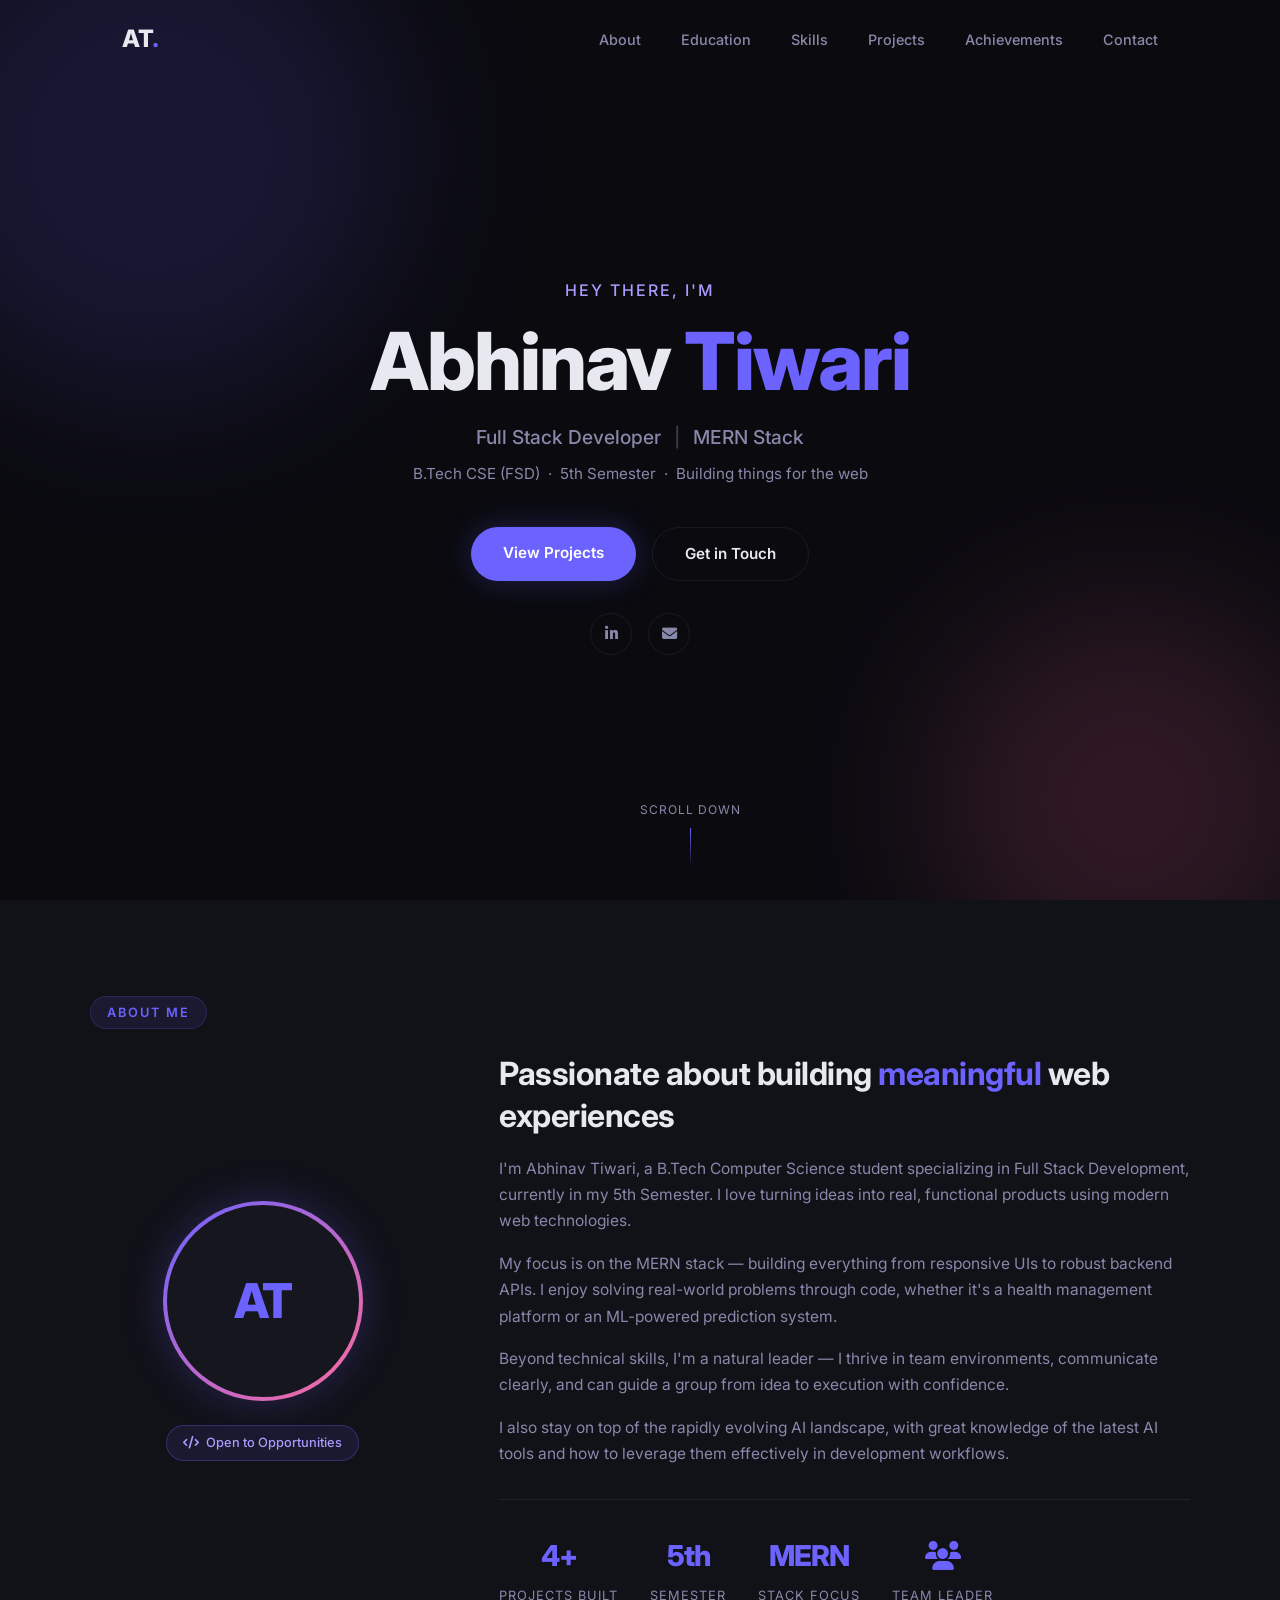
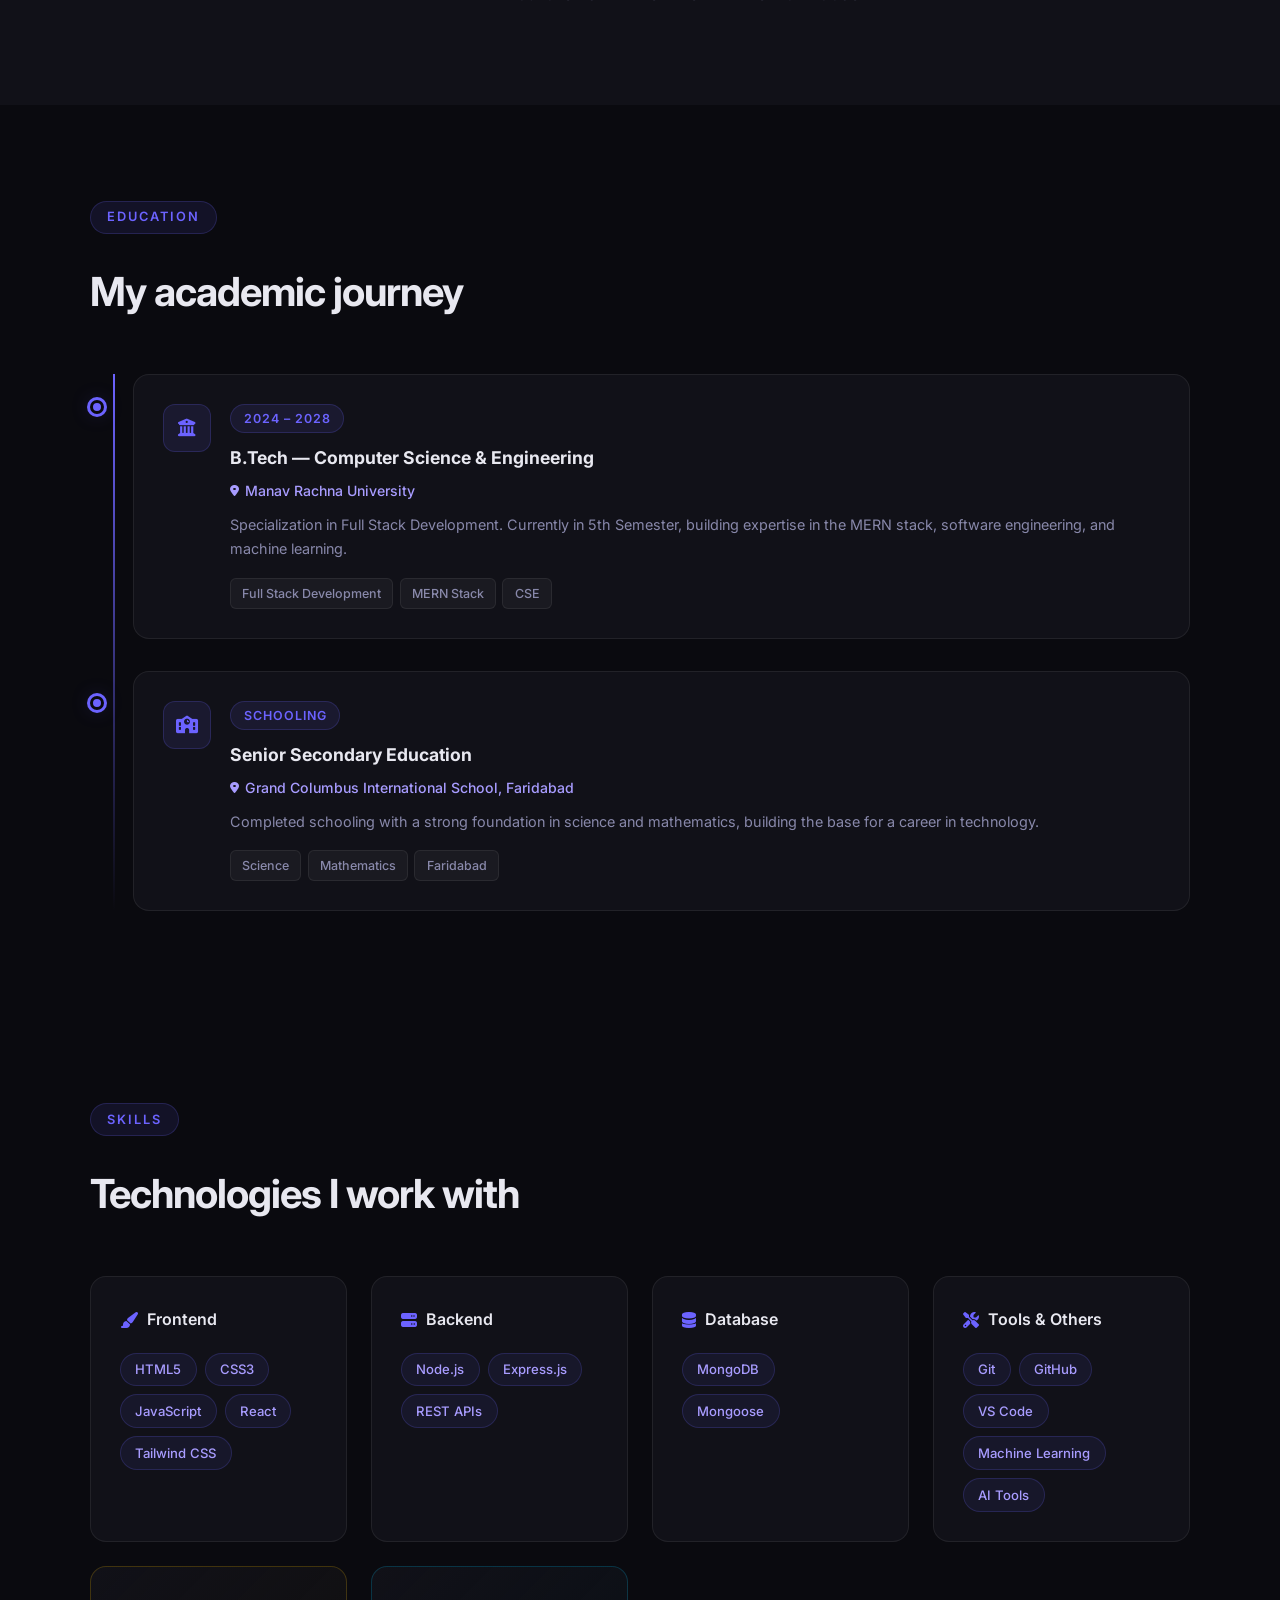
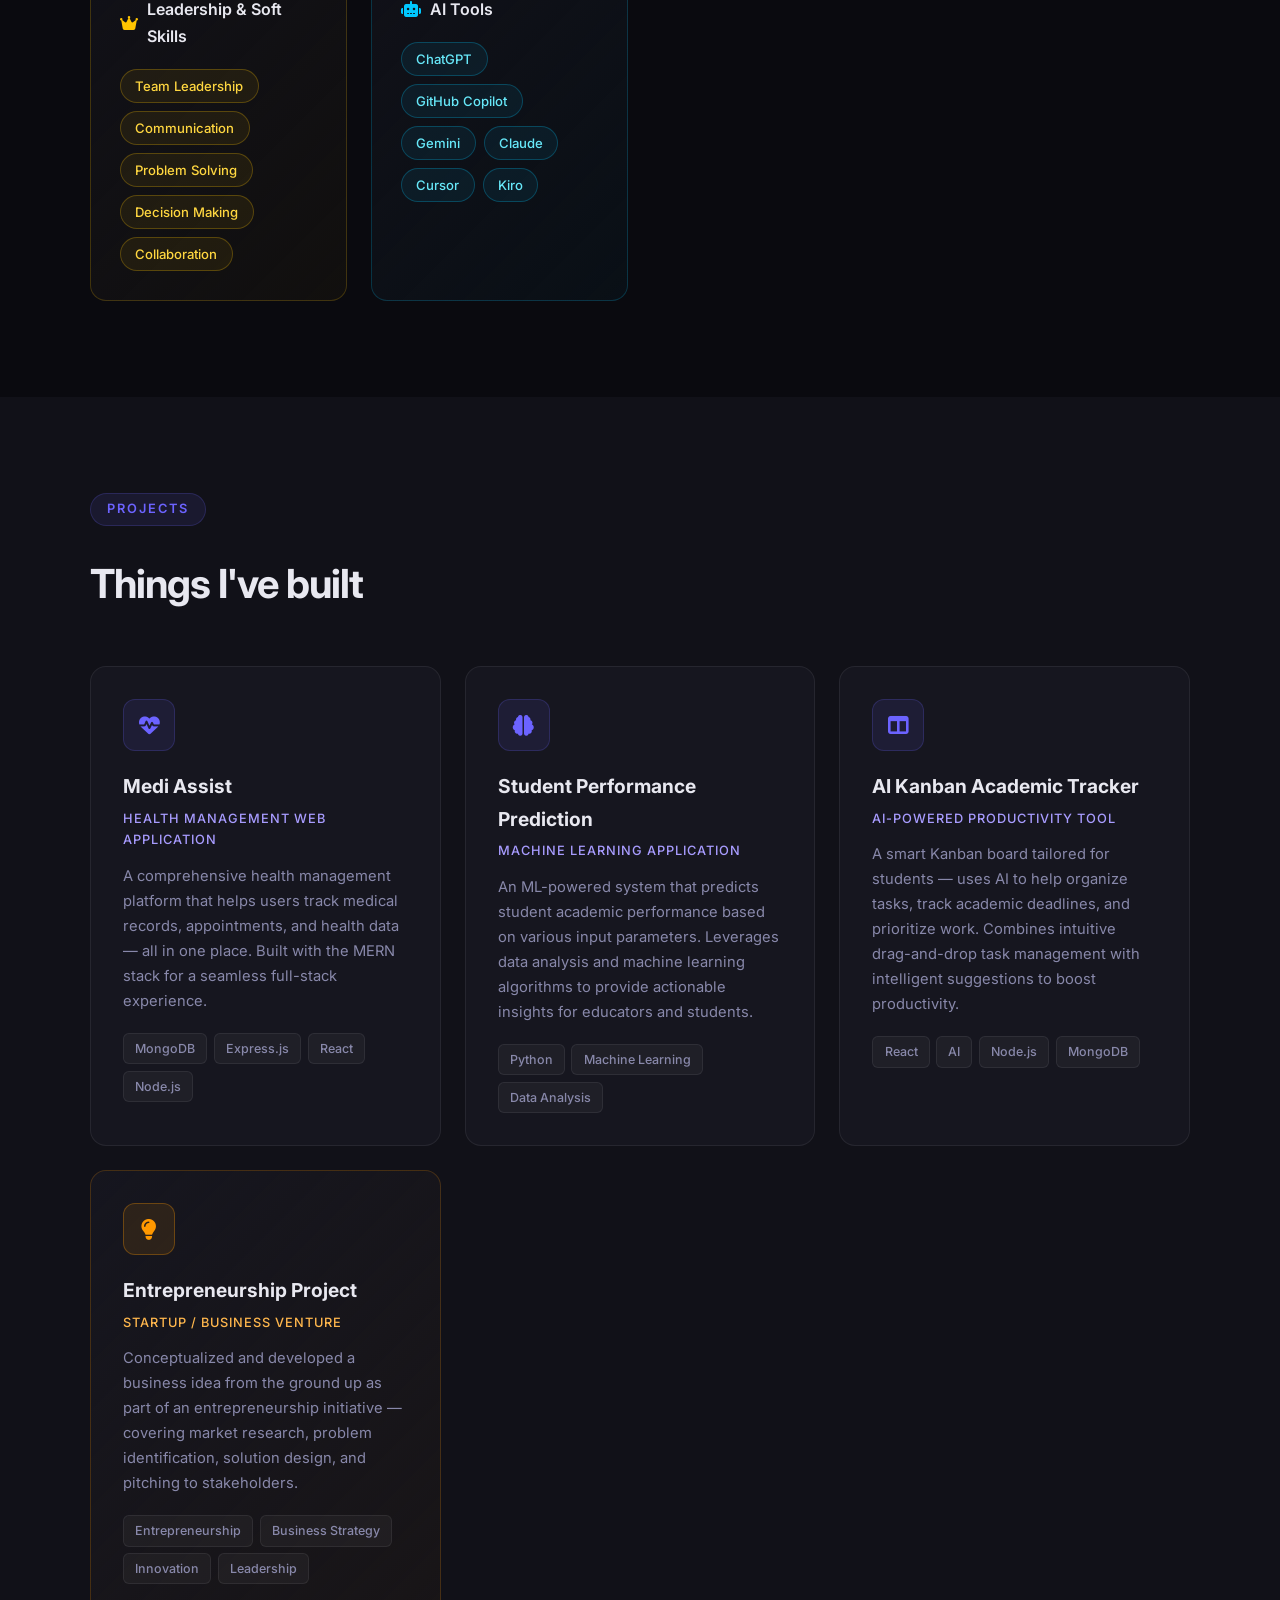
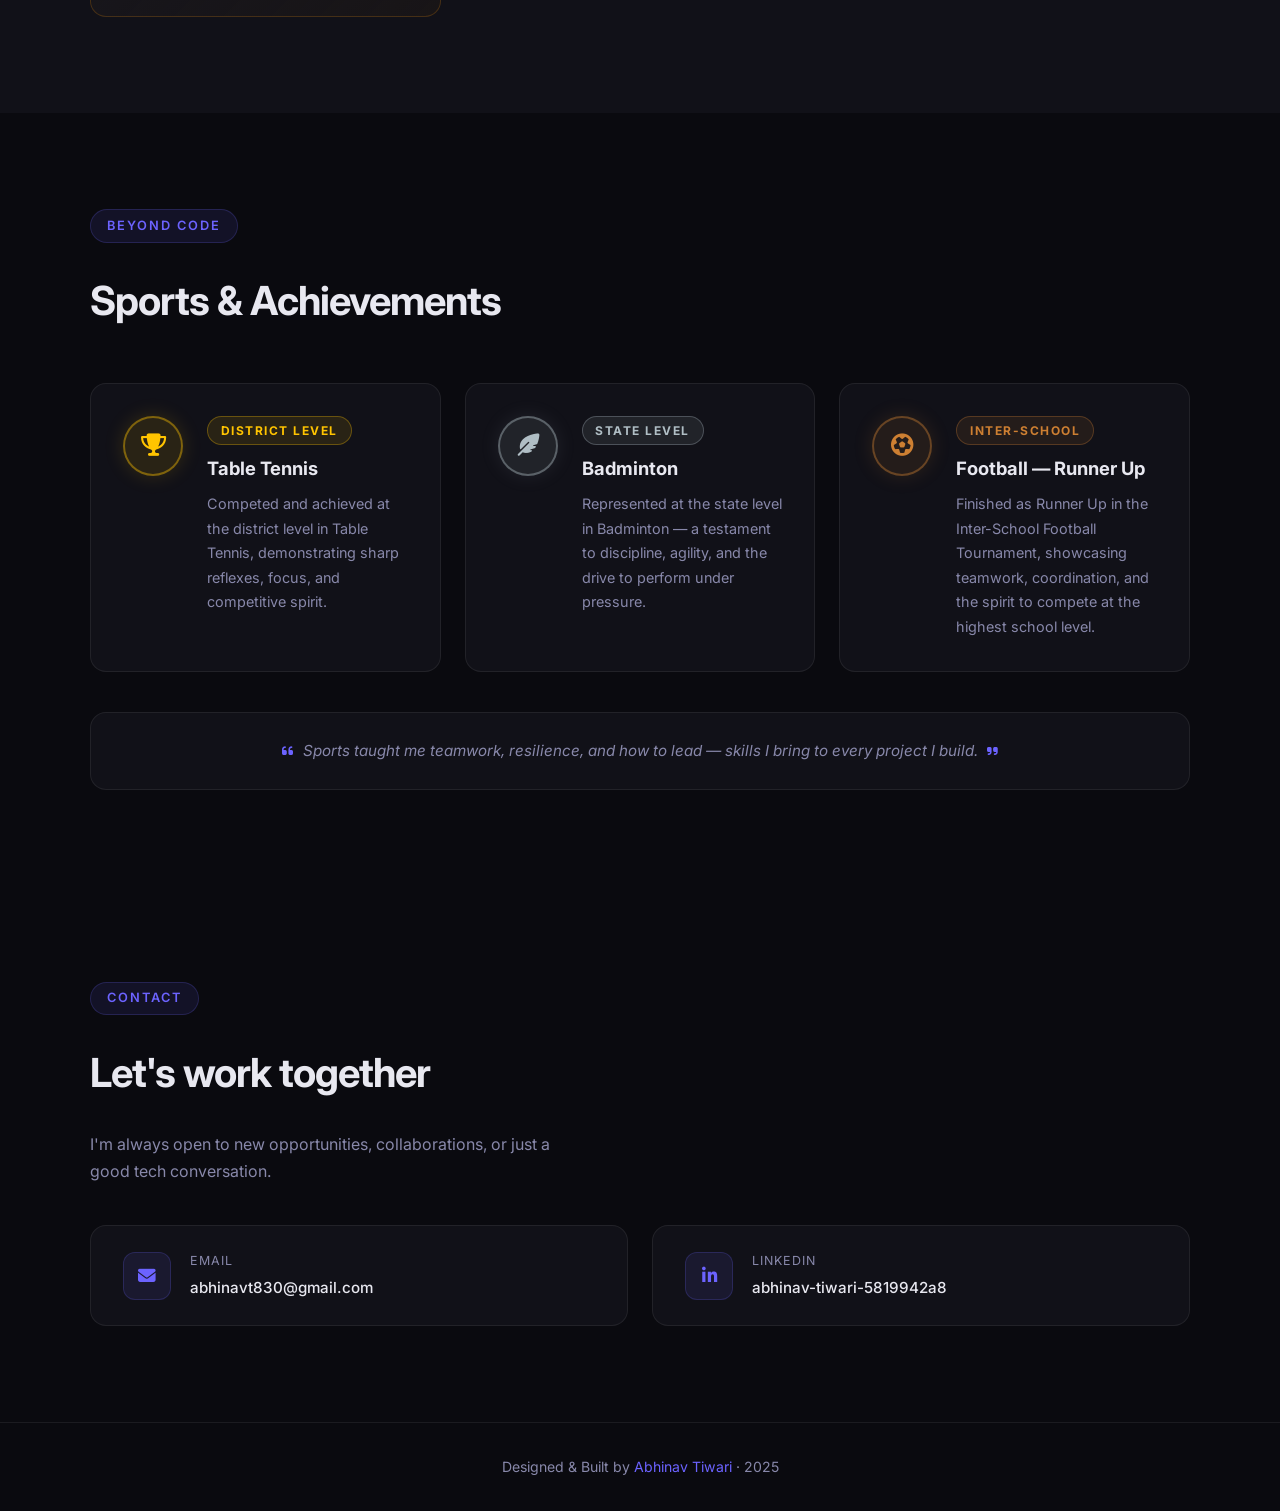
<file: index.html>
<!DOCTYPE html>
<html lang="en">
<head>
  <meta charset="UTF-8" />
  <meta name="viewport" content="width=device-width, initial-scale=1.0" />
  <title>Abhinav Tiwari | Full Stack Developer</title>
  <link rel="stylesheet" href="style.css" />
  <link href="https://fonts.googleapis.com/css2?family=Inter:wght@300;400;500;600;700;800&display=swap" rel="stylesheet" />
  <link rel="stylesheet" href="https://cdnjs.cloudflare.com/ajax/libs/font-awesome/6.5.0/css/all.min.css" />
</head>
<body>

  <!-- NAV -->
  <nav class="navbar" id="navbar">
    <div class="nav-container">
      <a href="#home" class="nav-logo">AT<span class="dot">.</span></a>
      <ul class="nav-links">
        <li><a href="#about">About</a></li>
        <li><a href="#education">Education</a></li>
        <li><a href="#skills">Skills</a></li>
        <li><a href="#projects">Projects</a></li>
        <li><a href="#achievements">Achievements</a></li>
        <li><a href="#contact">Contact</a></li>
      </ul>
      <button class="hamburger" id="hamburger" aria-label="Toggle menu">
        <span></span><span></span><span></span>
      </button>
    </div>
  </nav>

  <!-- HERO -->
  <section class="hero" id="home">
    <div class="hero-bg">
      <div class="blob blob-1"></div>
      <div class="blob blob-2"></div>
    </div>
    <div class="hero-content">
      <p class="hero-greeting">Hey there, I'm</p>
      <h1 class="hero-name">Abhinav <span class="accent">Tiwari</span></h1>
      <p class="hero-role">Full Stack Developer <span class="divider">|</span> MERN Stack</p>
      <p class="hero-sub">B.Tech CSE (FSD) &nbsp;·&nbsp; 5th Semester &nbsp;·&nbsp; Building things for the web</p>
      <div class="hero-cta">
        <a href="#projects" class="btn btn-primary">View Projects</a>
        <a href="#contact" class="btn btn-outline">Get in Touch</a>
      </div>
      <div class="hero-socials">
        <a href="https://www.linkedin.com/in/abhinav-tiwari-5819942a8" target="_blank" aria-label="LinkedIn"><i class="fab fa-linkedin-in"></i></a>
        <a href="mailto:abhinavt830@gmail.com" aria-label="Email"><i class="fas fa-envelope"></i></a>
      </div>
    </div>
    <div class="hero-scroll">
      <span>Scroll down</span>
      <div class="scroll-line"></div>
    </div>
  </section>

  <!-- ABOUT -->
  <section class="about section" id="about">
    <div class="container">
      <div class="section-tag">About Me</div>
      <div class="about-grid">
        <div class="about-avatar">
          <div class="avatar-ring">
            <div class="avatar-inner">
              <span class="avatar-initials">AT</span>
            </div>
          </div>
          <div class="avatar-badge">
            <i class="fas fa-code"></i> Open to Opportunities
          </div>
        </div>
        <div class="about-text">
          <h2>Passionate about building <span class="accent">meaningful</span> web experiences</h2>
          <p>
            I'm Abhinav Tiwari, a B.Tech Computer Science student specializing in Full Stack Development,
            currently in my 5th Semester. I love turning ideas into real, functional products using modern
            web technologies.
          </p>
          <p>
            My focus is on the MERN stack — building everything from responsive UIs to robust backend APIs.
            I enjoy solving real-world problems through code, whether it's a health management platform or
            an ML-powered prediction system.
          </p>
          <p>
            Beyond technical skills, I'm a natural leader — I thrive in team environments, communicate
            clearly, and can guide a group from idea to execution with confidence.
          </p>
          <p>
            I also stay on top of the rapidly evolving AI landscape, with great knowledge of the latest
            AI tools and how to leverage them effectively in development workflows.
          </p>
          <div class="about-stats">
            <div class="stat">
              <span class="stat-num">4+</span>
              <span class="stat-label">Projects Built</span>
            </div>
            <div class="stat">
              <span class="stat-num">5th</span>
              <span class="stat-label">Semester</span>
            </div>
            <div class="stat">
              <span class="stat-num">MERN</span>
              <span class="stat-label">Stack Focus</span>
            </div>
            <div class="stat">
              <span class="stat-num"><i class="fas fa-users"></i></span>
              <span class="stat-label">Team Leader</span>
            </div>
          </div>
        </div>
      </div>
    </div>
  </section>

  <!-- EDUCATION -->
  <section class="education section" id="education">
    <div class="container">
      <div class="section-tag">Education</div>
      <h2 class="section-title">My academic journey</h2>
      <div class="timeline">

        <div class="timeline-item">
          <div class="timeline-dot"></div>
          <div class="timeline-card">
            <div class="timeline-icon"><i class="fas fa-university"></i></div>
            <div class="timeline-content">
              <span class="timeline-year">2024 – 2028</span>
              <h3>B.Tech — Computer Science & Engineering</h3>
              <p class="timeline-place"><i class="fas fa-map-marker-alt"></i> Manav Rachna University</p>
              <p class="timeline-desc">Specialization in Full Stack Development. Currently in 5th Semester, building expertise in the MERN stack, software engineering, and machine learning.</p>
              <div class="timeline-tags">
                <span>Full Stack Development</span>
                <span>MERN Stack</span>
                <span>CSE</span>
              </div>
            </div>
          </div>
        </div>

        <div class="timeline-item">
          <div class="timeline-dot"></div>
          <div class="timeline-card">
            <div class="timeline-icon"><i class="fas fa-school"></i></div>
            <div class="timeline-content">
              <span class="timeline-year">Schooling</span>
              <h3>Senior Secondary Education</h3>
              <p class="timeline-place"><i class="fas fa-map-marker-alt"></i> Grand Columbus International School, Faridabad</p>
              <p class="timeline-desc">Completed schooling with a strong foundation in science and mathematics, building the base for a career in technology.</p>
              <div class="timeline-tags">
                <span>Science</span>
                <span>Mathematics</span>
                <span>Faridabad</span>
              </div>
            </div>
          </div>
        </div>

      </div>
    </div>
  </section>

  <!-- SKILLS -->
  <section class="skills section" id="skills">
    <div class="container">
      <div class="section-tag">Skills</div>
      <h2 class="section-title">Technologies I work with</h2>
      <div class="skills-grid">
        <div class="skill-category">
          <h3><i class="fas fa-paint-brush"></i> Frontend</h3>
          <div class="skill-pills">
            <span class="pill">HTML5</span>
            <span class="pill">CSS3</span>
            <span class="pill">JavaScript</span>
            <span class="pill">React</span>
            <span class="pill">Tailwind CSS</span>
          </div>
        </div>
        <div class="skill-category">
          <h3><i class="fas fa-server"></i> Backend</h3>
          <div class="skill-pills">
            <span class="pill">Node.js</span>
            <span class="pill">Express.js</span>
            <span class="pill">REST APIs</span>
          </div>
        </div>
        <div class="skill-category">
          <h3><i class="fas fa-database"></i> Database</h3>
          <div class="skill-pills">
            <span class="pill">MongoDB</span>
            <span class="pill">Mongoose</span>
          </div>
        </div>
        <div class="skill-category">
          <h3><i class="fas fa-tools"></i> Tools & Others</h3>
          <div class="skill-pills">
            <span class="pill">Git</span>
            <span class="pill">GitHub</span>
            <span class="pill">VS Code</span>
            <span class="pill">Machine Learning</span>
            <span class="pill">AI Tools</span>
          </div>
        </div>
        <div class="skill-category leadership-card">
          <h3><i class="fas fa-crown"></i> Leadership & Soft Skills</h3>
          <div class="skill-pills">
            <span class="pill">Team Leadership</span>
            <span class="pill">Communication</span>
            <span class="pill">Problem Solving</span>
            <span class="pill">Decision Making</span>
            <span class="pill">Collaboration</span>
          </div>
        </div>
        <div class="skill-category ai-card">
          <h3><i class="fas fa-robot"></i> AI Tools</h3>
          <div class="skill-pills">
            <span class="pill">ChatGPT</span>
            <span class="pill">GitHub Copilot</span>
            <span class="pill">Gemini</span>
            <span class="pill">Claude</span>
            <span class="pill">Cursor</span>
            <span class="pill">Kiro</span>
          </div>
        </div>
      </div>
    </div>
  </section>

  <!-- PROJECTS -->
  <section class="projects section" id="projects">
    <div class="container">
      <div class="section-tag">Projects</div>
      <h2 class="section-title">Things I've built</h2>
      <div class="projects-grid">

        <div class="project-card">
          <div class="project-icon">
            <i class="fas fa-heartbeat"></i>
          </div>
          <div class="project-content">
            <h3>Medi Assist</h3>
            <p class="project-type">Health Management Web Application</p>
            <p class="project-desc">
              A comprehensive health management platform that helps users track medical records,
              appointments, and health data — all in one place. Built with the MERN stack for
              a seamless full-stack experience.
            </p>
            <div class="project-tags">
              <span>MongoDB</span>
              <span>Express.js</span>
              <span>React</span>
              <span>Node.js</span>
            </div>
          </div>
        </div>

        <div class="project-card">
          <div class="project-icon">
            <i class="fas fa-brain"></i>
          </div>
          <div class="project-content">
            <h3>Student Performance Prediction</h3>
            <p class="project-type">Machine Learning Application</p>
            <p class="project-desc">
              An ML-powered system that predicts student academic performance based on various
              input parameters. Leverages data analysis and machine learning algorithms to
              provide actionable insights for educators and students.
            </p>
            <div class="project-tags">
              <span>Python</span>
              <span>Machine Learning</span>
              <span>Data Analysis</span>
            </div>
          </div>
        </div>

        <div class="project-card">
          <div class="project-icon">
            <i class="fas fa-columns"></i>
          </div>
          <div class="project-content">
            <h3>AI Kanban Academic Tracker</h3>
            <p class="project-type">AI-Powered Productivity Tool</p>
            <p class="project-desc">
              A smart Kanban board tailored for students — uses AI to help organize tasks,
              track academic deadlines, and prioritize work. Combines intuitive drag-and-drop
              task management with intelligent suggestions to boost productivity.
            </p>
            <div class="project-tags">
              <span>React</span>
              <span>AI</span>
              <span>Node.js</span>
              <span>MongoDB</span>
            </div>
          </div>
        </div>

        <div class="project-card entrepreneurship">
          <div class="project-icon">
            <i class="fas fa-lightbulb"></i>
          </div>
          <div class="project-content">
            <h3>Entrepreneurship Project</h3>
            <p class="project-type">Startup / Business Venture</p>
            <p class="project-desc">
              Conceptualized and developed a business idea from the ground up as part of an
              entrepreneurship initiative — covering market research, problem identification,
              solution design, and pitching to stakeholders.
            </p>
            <div class="project-tags">
              <span>Entrepreneurship</span>
              <span>Business Strategy</span>
              <span>Innovation</span>
              <span>Leadership</span>
            </div>
          </div>
        </div>

      </div>
    </div>
  </section>

  <!-- ACHIEVEMENTS -->
  <section class="achievements section" id="achievements">
    <div class="container">
      <div class="section-tag">Beyond Code</div>
      <h2 class="section-title">Sports & Achievements</h2>
      <div class="achievements-grid">

        <div class="achievement-card">
          <div class="achievement-medal gold">
            <i class="fas fa-trophy"></i>
          </div>
          <div class="achievement-content">
            <span class="achievement-level">District Level</span>
            <h3>Table Tennis</h3>
            <p>Competed and achieved at the district level in Table Tennis, demonstrating sharp reflexes, focus, and competitive spirit.</p>
          </div>
        </div>

        <div class="achievement-card">
          <div class="achievement-medal silver">
            <i class="fas fa-feather-alt"></i>
          </div>
          <div class="achievement-content">
            <span class="achievement-level">State Level</span>
            <h3>Badminton</h3>
            <p>Represented at the state level in Badminton — a testament to discipline, agility, and the drive to perform under pressure.</p>
          </div>
        </div>

        <div class="achievement-card">
          <div class="achievement-medal bronze">
            <i class="fas fa-futbol"></i>
          </div>
          <div class="achievement-content">
            <span class="achievement-level">Inter-School</span>
            <h3>Football — Runner Up</h3>
            <p>Finished as Runner Up in the Inter-School Football Tournament, showcasing teamwork, coordination, and the spirit to compete at the highest school level.</p>
          </div>
        </div>

      </div>
      <p class="achievements-note"><i class="fas fa-quote-left"></i> Sports taught me teamwork, resilience, and how to lead — skills I bring to every project I build. <i class="fas fa-quote-right"></i></p>
    </div>
  </section>

  <!-- CONTACT -->
  <section class="contact section" id="contact">
    <div class="container">
      <div class="section-tag">Contact</div>
      <h2 class="section-title">Let's work together</h2>
      <p class="contact-sub">I'm always open to new opportunities, collaborations, or just a good tech conversation.</p>
      <div class="contact-cards">
        <a href="mailto:abhinavt830@gmail.com" class="contact-card">
          <div class="contact-icon"><i class="fas fa-envelope"></i></div>
          <div>
            <p class="contact-label">Email</p>
            <p class="contact-value">abhinavt830@gmail.com</p>
          </div>
        </a>
        <a href="https://www.linkedin.com/in/abhinav-tiwari-5819942a8" target="_blank" class="contact-card">
          <div class="contact-icon"><i class="fab fa-linkedin-in"></i></div>
          <div>
            <p class="contact-label">LinkedIn</p>
            <p class="contact-value">abhinav-tiwari-5819942a8</p>
          </div>
        </a>
      </div>
    </div>
  </section>

  <!-- FOOTER -->
  <footer class="footer">
    <p>Designed & Built by <span class="accent">Abhinav Tiwari</span> · 2025</p>
  </footer>

  <script src="script.js"></script>
</body>
</html>
</file>
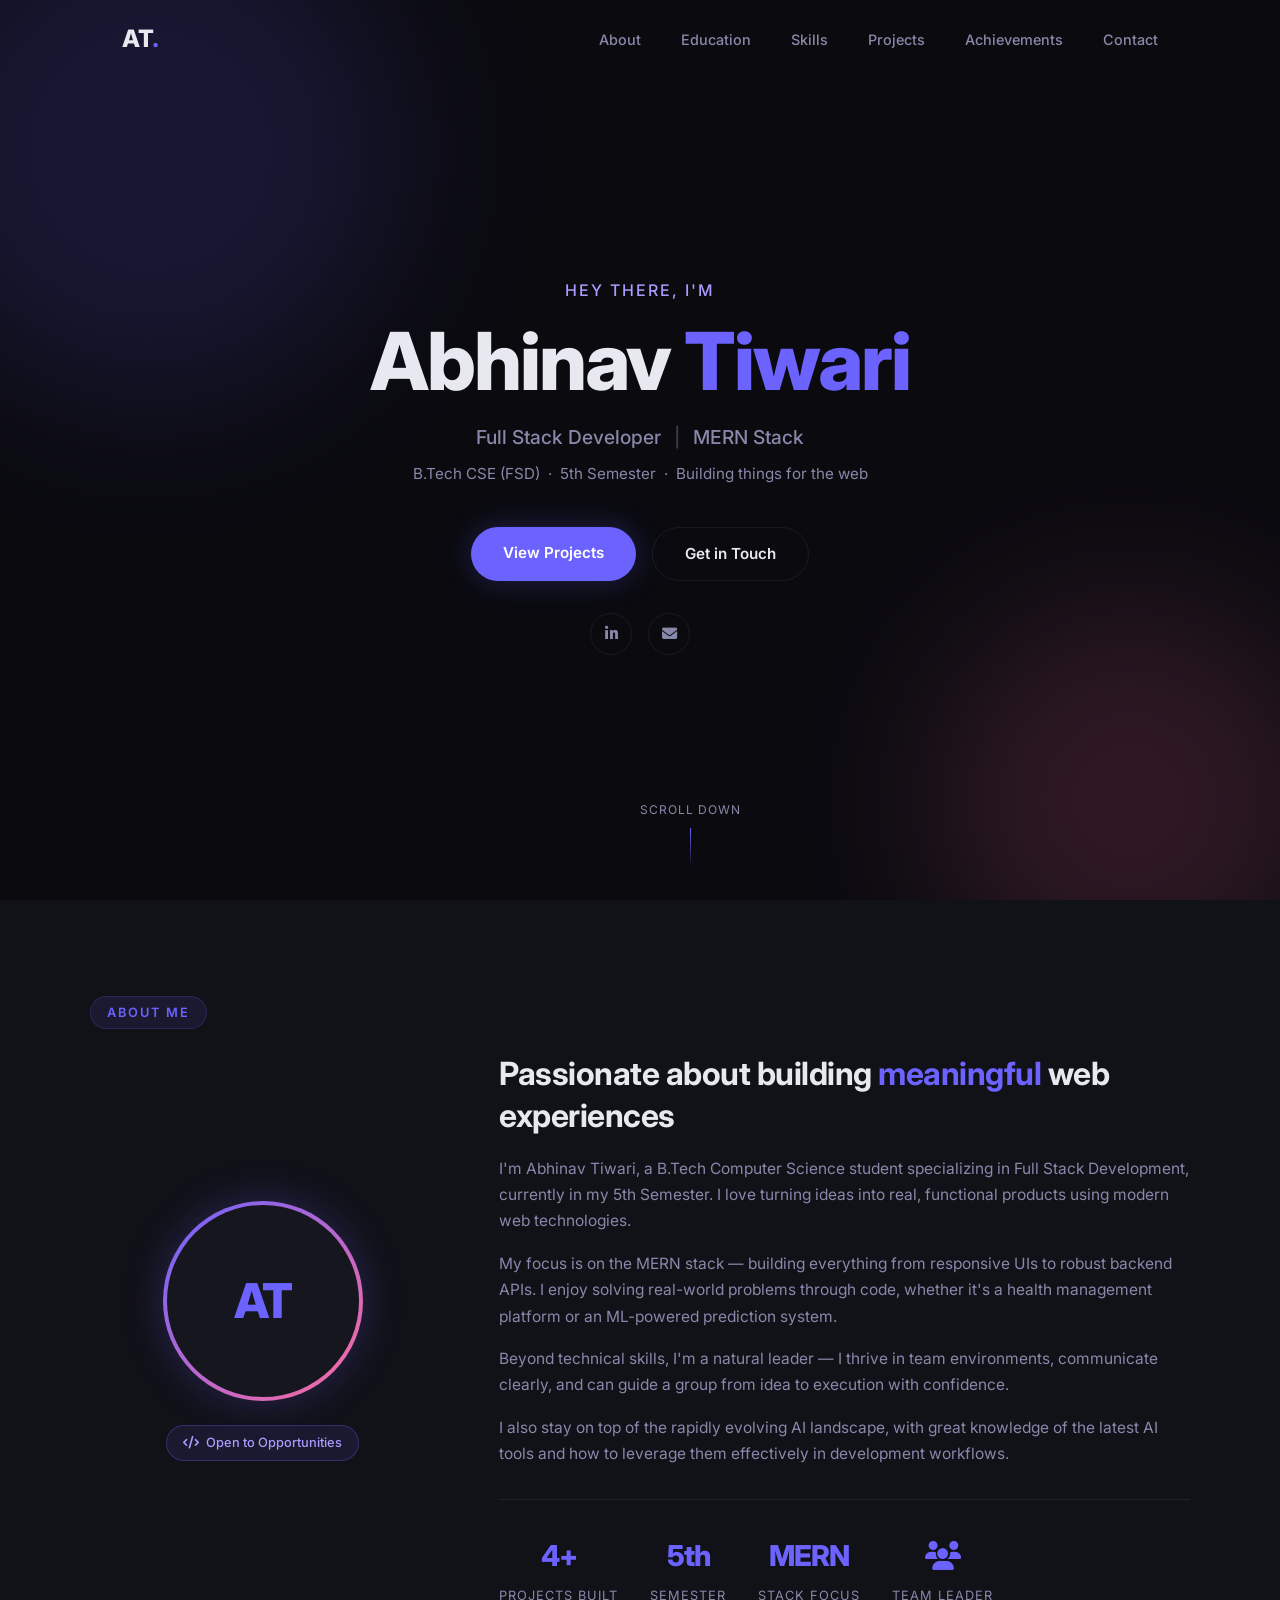
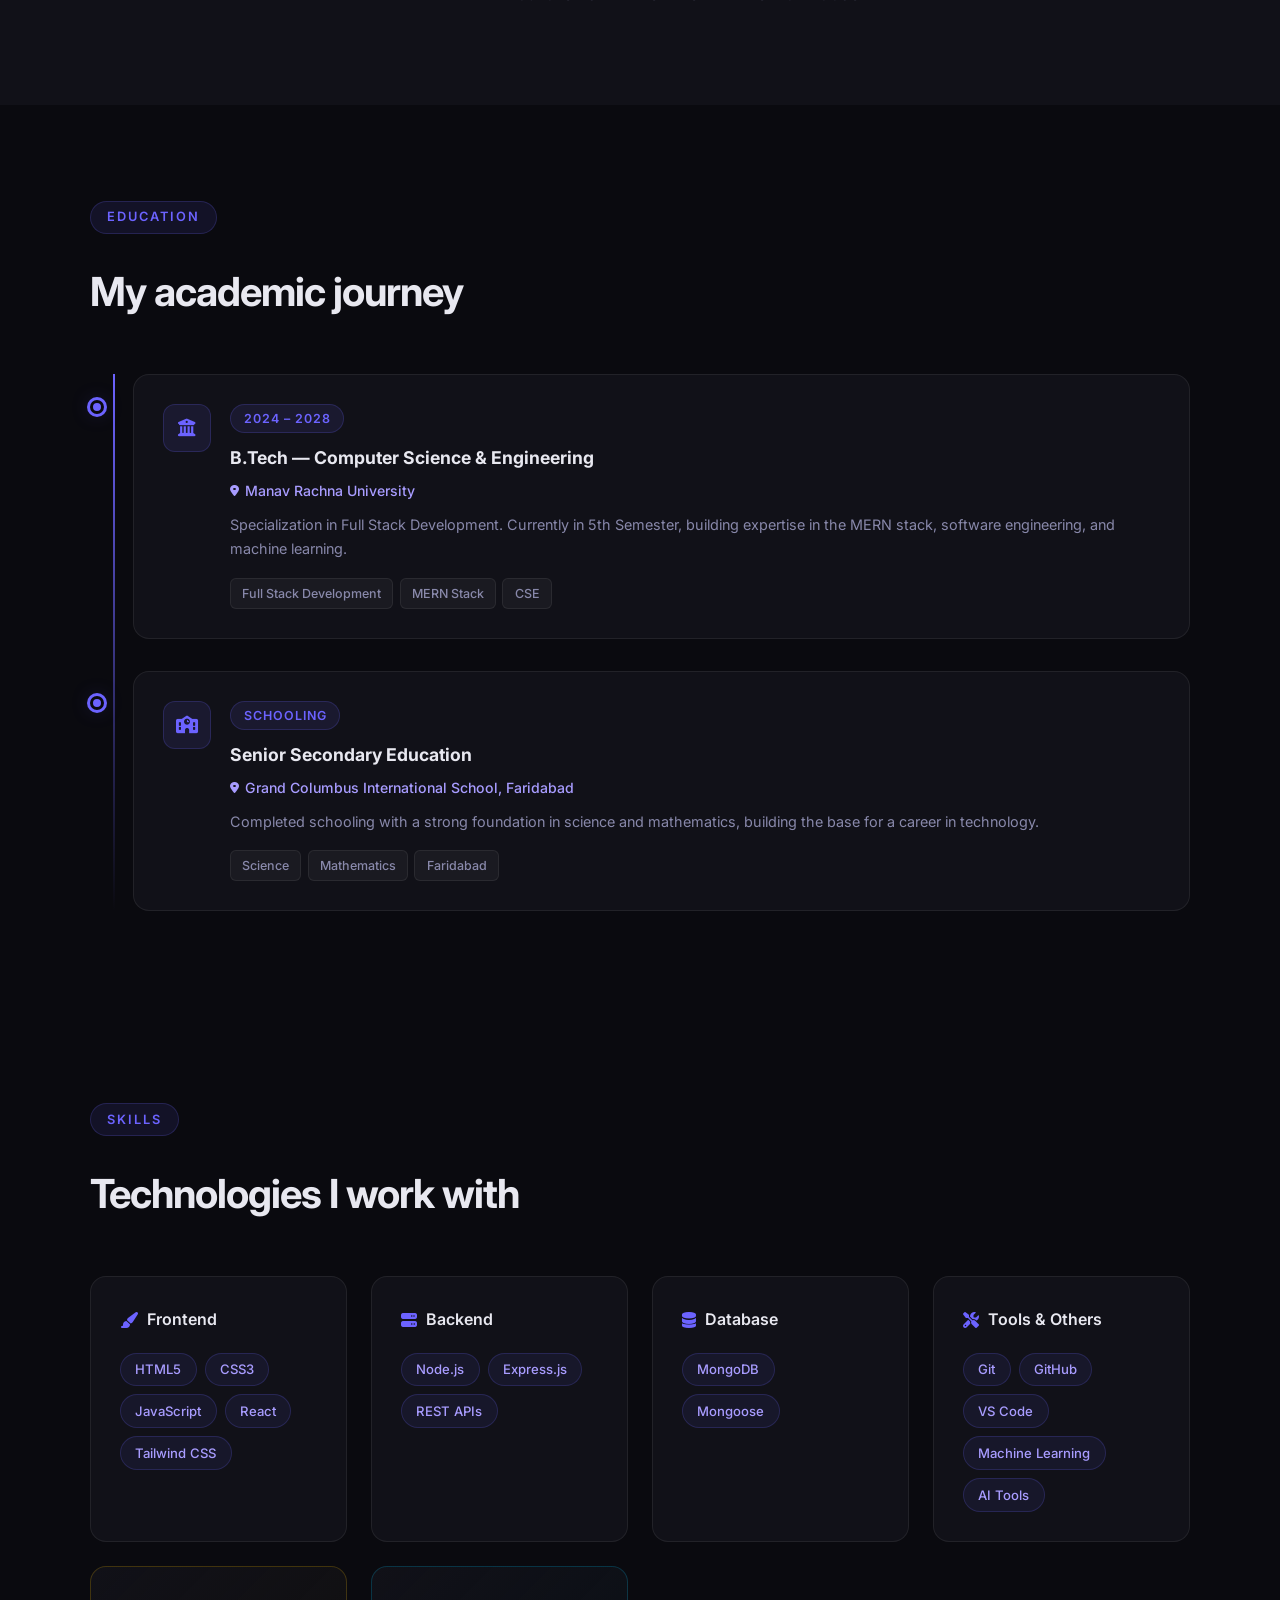
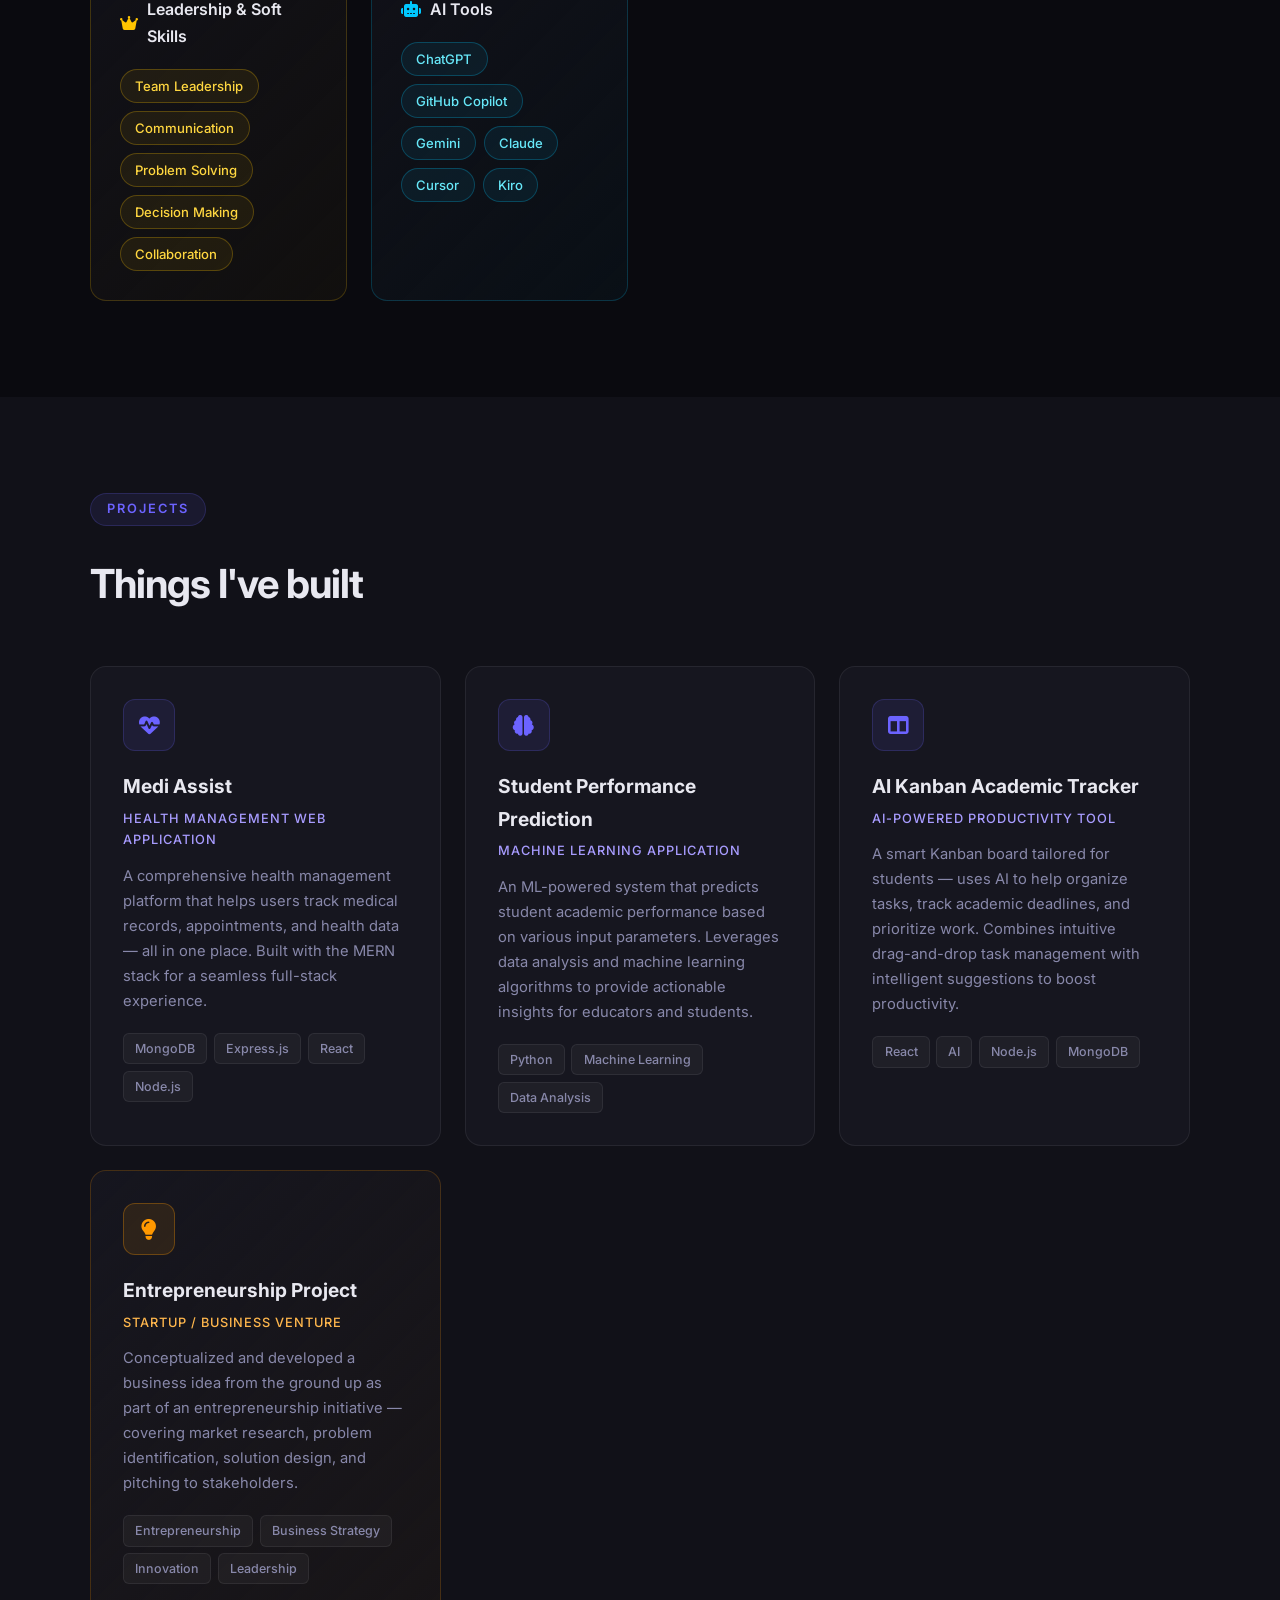
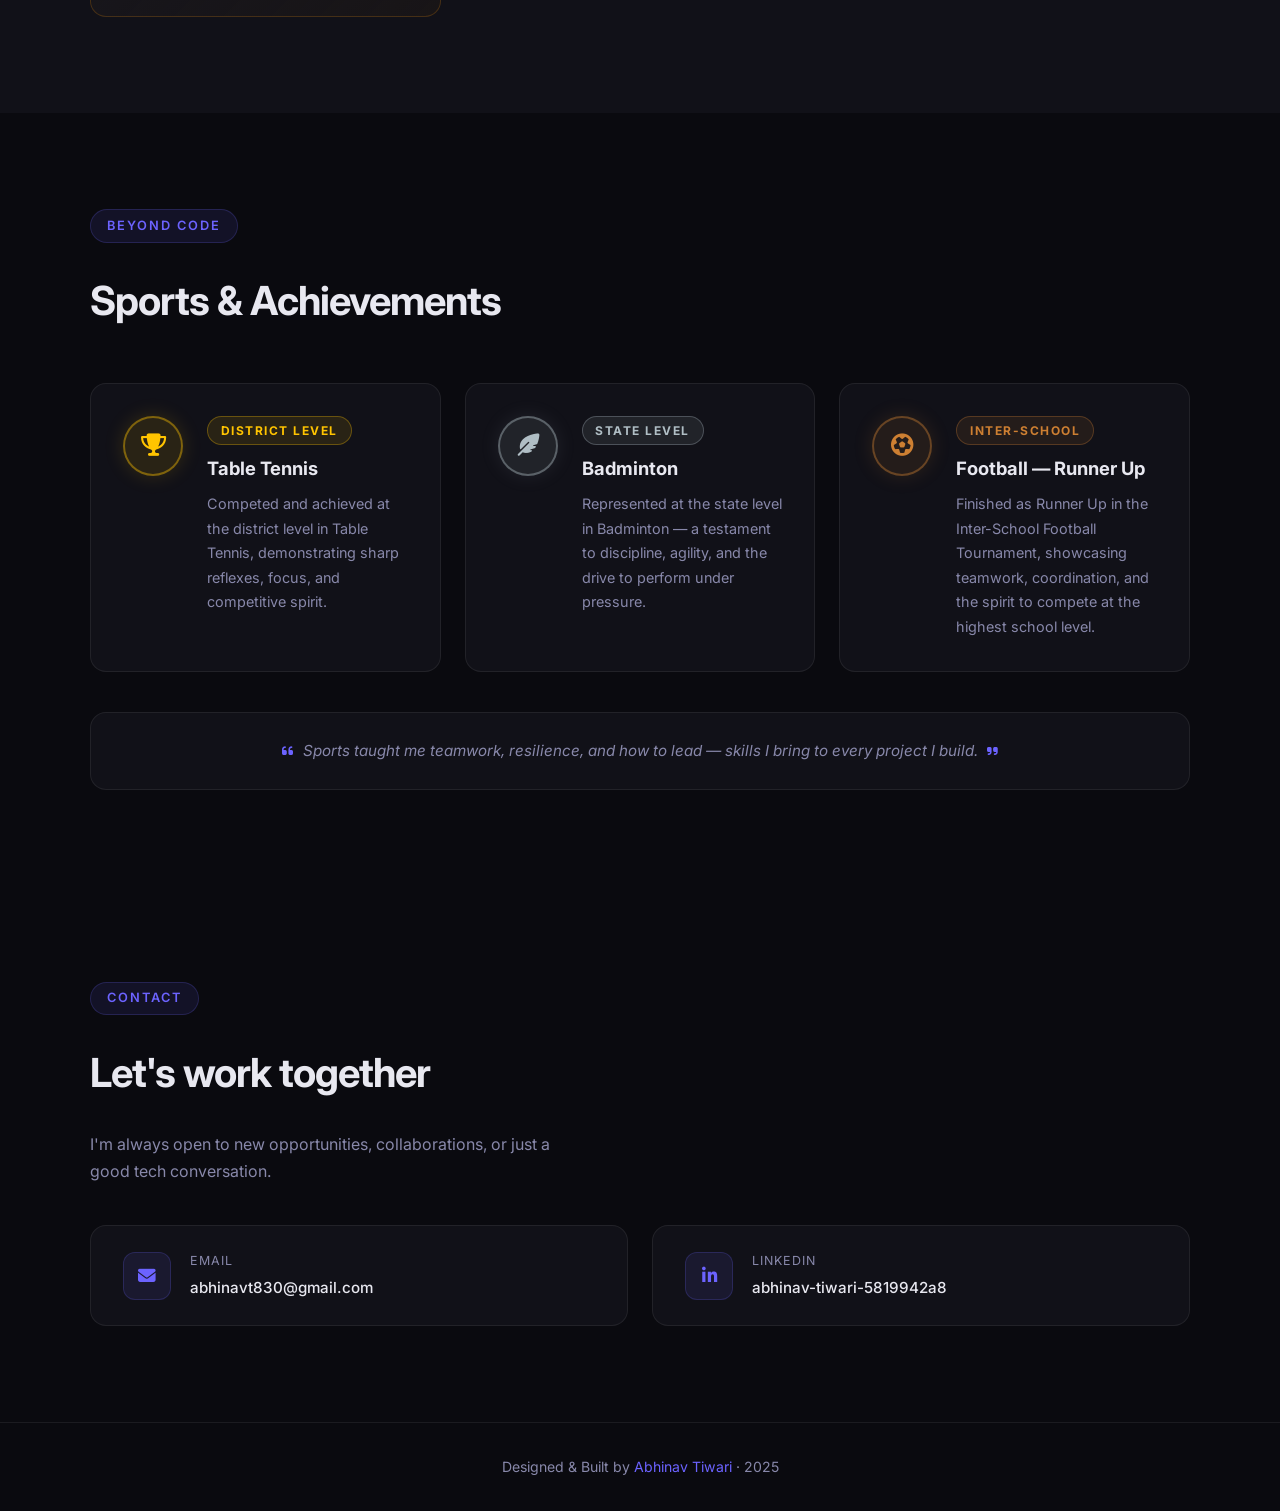
<file: portfolio/index.html>
<!DOCTYPE html>
<html lang="en">
<head>
  <meta charset="UTF-8" />
  <meta name="viewport" content="width=device-width, initial-scale=1.0" />
  <title>Abhinav Tiwari | Full Stack Developer</title>
  <link rel="stylesheet" href="style.css" />
  <link href="https://fonts.googleapis.com/css2?family=Inter:wght@300;400;500;600;700;800&display=swap" rel="stylesheet" />
  <link rel="stylesheet" href="https://cdnjs.cloudflare.com/ajax/libs/font-awesome/6.5.0/css/all.min.css" />
</head>
<body>

  <!-- NAV -->
  <nav class="navbar" id="navbar">
    <div class="nav-container">
      <a href="#home" class="nav-logo">AT<span class="dot">.</span></a>
      <ul class="nav-links">
        <li><a href="#about">About</a></li>
        <li><a href="#education">Education</a></li>
        <li><a href="#skills">Skills</a></li>
        <li><a href="#projects">Projects</a></li>
        <li><a href="#achievements">Achievements</a></li>
        <li><a href="#contact">Contact</a></li>
      </ul>
      <button class="hamburger" id="hamburger" aria-label="Toggle menu">
        <span></span><span></span><span></span>
      </button>
    </div>
  </nav>

  <!-- HERO -->
  <section class="hero" id="home">
    <div class="hero-bg">
      <div class="blob blob-1"></div>
      <div class="blob blob-2"></div>
    </div>
    <div class="hero-content">
      <p class="hero-greeting">Hey there, I'm</p>
      <h1 class="hero-name">Abhinav <span class="accent">Tiwari</span></h1>
      <p class="hero-role">Full Stack Developer <span class="divider">|</span> MERN Stack</p>
      <p class="hero-sub">B.Tech CSE (FSD) &nbsp;·&nbsp; 5th Semester &nbsp;·&nbsp; Building things for the web</p>
      <div class="hero-cta">
        <a href="#projects" class="btn btn-primary">View Projects</a>
        <a href="#contact" class="btn btn-outline">Get in Touch</a>
      </div>
      <div class="hero-socials">
        <a href="https://www.linkedin.com/in/abhinav-tiwari-5819942a8" target="_blank" aria-label="LinkedIn"><i class="fab fa-linkedin-in"></i></a>
        <a href="mailto:abhinavt830@gmail.com" aria-label="Email"><i class="fas fa-envelope"></i></a>
      </div>
    </div>
    <div class="hero-scroll">
      <span>Scroll down</span>
      <div class="scroll-line"></div>
    </div>
  </section>

  <!-- ABOUT -->
  <section class="about section" id="about">
    <div class="container">
      <div class="section-tag">About Me</div>
      <div class="about-grid">
        <div class="about-avatar">
          <div class="avatar-ring">
            <div class="avatar-inner">
              <span class="avatar-initials">AT</span>
            </div>
          </div>
          <div class="avatar-badge">
            <i class="fas fa-code"></i> Open to Opportunities
          </div>
        </div>
        <div class="about-text">
          <h2>Passionate about building <span class="accent">meaningful</span> web experiences</h2>
          <p>
            I'm Abhinav Tiwari, a B.Tech Computer Science student specializing in Full Stack Development,
            currently in my 5th Semester. I love turning ideas into real, functional products using modern
            web technologies.
          </p>
          <p>
            My focus is on the MERN stack — building everything from responsive UIs to robust backend APIs.
            I enjoy solving real-world problems through code, whether it's a health management platform or
            an ML-powered prediction system.
          </p>
          <p>
            Beyond technical skills, I'm a natural leader — I thrive in team environments, communicate
            clearly, and can guide a group from idea to execution with confidence.
          </p>
          <p>
            I also stay on top of the rapidly evolving AI landscape, with great knowledge of the latest
            AI tools and how to leverage them effectively in development workflows.
          </p>
          <div class="about-stats">
            <div class="stat">
              <span class="stat-num">4+</span>
              <span class="stat-label">Projects Built</span>
            </div>
            <div class="stat">
              <span class="stat-num">5th</span>
              <span class="stat-label">Semester</span>
            </div>
            <div class="stat">
              <span class="stat-num">MERN</span>
              <span class="stat-label">Stack Focus</span>
            </div>
            <div class="stat">
              <span class="stat-num"><i class="fas fa-users"></i></span>
              <span class="stat-label">Team Leader</span>
            </div>
          </div>
        </div>
      </div>
    </div>
  </section>

  <!-- EDUCATION -->
  <section class="education section" id="education">
    <div class="container">
      <div class="section-tag">Education</div>
      <h2 class="section-title">My academic journey</h2>
      <div class="timeline">

        <div class="timeline-item">
          <div class="timeline-dot"></div>
          <div class="timeline-card">
            <div class="timeline-icon"><i class="fas fa-university"></i></div>
            <div class="timeline-content">
              <span class="timeline-year">2024 – 2028</span>
              <h3>B.Tech — Computer Science & Engineering</h3>
              <p class="timeline-place"><i class="fas fa-map-marker-alt"></i> Manav Rachna University</p>
              <p class="timeline-desc">Specialization in Full Stack Development. Currently in 5th Semester, building expertise in the MERN stack, software engineering, and machine learning.</p>
              <div class="timeline-tags">
                <span>Full Stack Development</span>
                <span>MERN Stack</span>
                <span>CSE</span>
              </div>
            </div>
          </div>
        </div>

        <div class="timeline-item">
          <div class="timeline-dot"></div>
          <div class="timeline-card">
            <div class="timeline-icon"><i class="fas fa-school"></i></div>
            <div class="timeline-content">
              <span class="timeline-year">Schooling</span>
              <h3>Senior Secondary Education</h3>
              <p class="timeline-place"><i class="fas fa-map-marker-alt"></i> Grand Columbus International School, Faridabad</p>
              <p class="timeline-desc">Completed schooling with a strong foundation in science and mathematics, building the base for a career in technology.</p>
              <div class="timeline-tags">
                <span>Science</span>
                <span>Mathematics</span>
                <span>Faridabad</span>
              </div>
            </div>
          </div>
        </div>

      </div>
    </div>
  </section>

  <!-- SKILLS -->
  <section class="skills section" id="skills">
    <div class="container">
      <div class="section-tag">Skills</div>
      <h2 class="section-title">Technologies I work with</h2>
      <div class="skills-grid">
        <div class="skill-category">
          <h3><i class="fas fa-paint-brush"></i> Frontend</h3>
          <div class="skill-pills">
            <span class="pill">HTML5</span>
            <span class="pill">CSS3</span>
            <span class="pill">JavaScript</span>
            <span class="pill">React</span>
            <span class="pill">Tailwind CSS</span>
          </div>
        </div>
        <div class="skill-category">
          <h3><i class="fas fa-server"></i> Backend</h3>
          <div class="skill-pills">
            <span class="pill">Node.js</span>
            <span class="pill">Express.js</span>
            <span class="pill">REST APIs</span>
          </div>
        </div>
        <div class="skill-category">
          <h3><i class="fas fa-database"></i> Database</h3>
          <div class="skill-pills">
            <span class="pill">MongoDB</span>
            <span class="pill">Mongoose</span>
          </div>
        </div>
        <div class="skill-category">
          <h3><i class="fas fa-tools"></i> Tools & Others</h3>
          <div class="skill-pills">
            <span class="pill">Git</span>
            <span class="pill">GitHub</span>
            <span class="pill">VS Code</span>
            <span class="pill">Machine Learning</span>
            <span class="pill">AI Tools</span>
          </div>
        </div>
        <div class="skill-category leadership-card">
          <h3><i class="fas fa-crown"></i> Leadership & Soft Skills</h3>
          <div class="skill-pills">
            <span class="pill">Team Leadership</span>
            <span class="pill">Communication</span>
            <span class="pill">Problem Solving</span>
            <span class="pill">Decision Making</span>
            <span class="pill">Collaboration</span>
          </div>
        </div>
        <div class="skill-category ai-card">
          <h3><i class="fas fa-robot"></i> AI Tools</h3>
          <div class="skill-pills">
            <span class="pill">ChatGPT</span>
            <span class="pill">GitHub Copilot</span>
            <span class="pill">Gemini</span>
            <span class="pill">Claude</span>
            <span class="pill">Cursor</span>
            <span class="pill">Kiro</span>
          </div>
        </div>
      </div>
    </div>
  </section>

  <!-- PROJECTS -->
  <section class="projects section" id="projects">
    <div class="container">
      <div class="section-tag">Projects</div>
      <h2 class="section-title">Things I've built</h2>
      <div class="projects-grid">

        <div class="project-card">
          <div class="project-icon">
            <i class="fas fa-heartbeat"></i>
          </div>
          <div class="project-content">
            <h3>Medi Assist</h3>
            <p class="project-type">Health Management Web Application</p>
            <p class="project-desc">
              A comprehensive health management platform that helps users track medical records,
              appointments, and health data — all in one place. Built with the MERN stack for
              a seamless full-stack experience.
            </p>
            <div class="project-tags">
              <span>MongoDB</span>
              <span>Express.js</span>
              <span>React</span>
              <span>Node.js</span>
            </div>
          </div>
        </div>

        <div class="project-card">
          <div class="project-icon">
            <i class="fas fa-brain"></i>
          </div>
          <div class="project-content">
            <h3>Student Performance Prediction</h3>
            <p class="project-type">Machine Learning Application</p>
            <p class="project-desc">
              An ML-powered system that predicts student academic performance based on various
              input parameters. Leverages data analysis and machine learning algorithms to
              provide actionable insights for educators and students.
            </p>
            <div class="project-tags">
              <span>Python</span>
              <span>Machine Learning</span>
              <span>Data Analysis</span>
            </div>
          </div>
        </div>

        <div class="project-card">
          <div class="project-icon">
            <i class="fas fa-columns"></i>
          </div>
          <div class="project-content">
            <h3>AI Kanban Academic Tracker</h3>
            <p class="project-type">AI-Powered Productivity Tool</p>
            <p class="project-desc">
              A smart Kanban board tailored for students — uses AI to help organize tasks,
              track academic deadlines, and prioritize work. Combines intuitive drag-and-drop
              task management with intelligent suggestions to boost productivity.
            </p>
            <div class="project-tags">
              <span>React</span>
              <span>AI</span>
              <span>Node.js</span>
              <span>MongoDB</span>
            </div>
          </div>
        </div>

        <div class="project-card entrepreneurship">
          <div class="project-icon">
            <i class="fas fa-lightbulb"></i>
          </div>
          <div class="project-content">
            <h3>Entrepreneurship Project</h3>
            <p class="project-type">Startup / Business Venture</p>
            <p class="project-desc">
              Conceptualized and developed a business idea from the ground up as part of an
              entrepreneurship initiative — covering market research, problem identification,
              solution design, and pitching to stakeholders.
            </p>
            <div class="project-tags">
              <span>Entrepreneurship</span>
              <span>Business Strategy</span>
              <span>Innovation</span>
              <span>Leadership</span>
            </div>
          </div>
        </div>

      </div>
    </div>
  </section>

  <!-- ACHIEVEMENTS -->
  <section class="achievements section" id="achievements">
    <div class="container">
      <div class="section-tag">Beyond Code</div>
      <h2 class="section-title">Sports & Achievements</h2>
      <div class="achievements-grid">

        <div class="achievement-card">
          <div class="achievement-medal gold">
            <i class="fas fa-trophy"></i>
          </div>
          <div class="achievement-content">
            <span class="achievement-level">District Level</span>
            <h3>Table Tennis</h3>
            <p>Competed and achieved at the district level in Table Tennis, demonstrating sharp reflexes, focus, and competitive spirit.</p>
          </div>
        </div>

        <div class="achievement-card">
          <div class="achievement-medal silver">
            <i class="fas fa-feather-alt"></i>
          </div>
          <div class="achievement-content">
            <span class="achievement-level">State Level</span>
            <h3>Badminton</h3>
            <p>Represented at the state level in Badminton — a testament to discipline, agility, and the drive to perform under pressure.</p>
          </div>
        </div>

        <div class="achievement-card">
          <div class="achievement-medal bronze">
            <i class="fas fa-futbol"></i>
          </div>
          <div class="achievement-content">
            <span class="achievement-level">Inter-School</span>
            <h3>Football — Runner Up</h3>
            <p>Finished as Runner Up in the Inter-School Football Tournament, showcasing teamwork, coordination, and the spirit to compete at the highest school level.</p>
          </div>
        </div>

      </div>
      <p class="achievements-note"><i class="fas fa-quote-left"></i> Sports taught me teamwork, resilience, and how to lead — skills I bring to every project I build. <i class="fas fa-quote-right"></i></p>
    </div>
  </section>

  <!-- CONTACT -->
  <section class="contact section" id="contact">
    <div class="container">
      <div class="section-tag">Contact</div>
      <h2 class="section-title">Let's work together</h2>
      <p class="contact-sub">I'm always open to new opportunities, collaborations, or just a good tech conversation.</p>
      <div class="contact-cards">
        <a href="mailto:abhinavt830@gmail.com" class="contact-card">
          <div class="contact-icon"><i class="fas fa-envelope"></i></div>
          <div>
            <p class="contact-label">Email</p>
            <p class="contact-value">abhinavt830@gmail.com</p>
          </div>
        </a>
        <a href="https://www.linkedin.com/in/abhinav-tiwari-5819942a8" target="_blank" class="contact-card">
          <div class="contact-icon"><i class="fab fa-linkedin-in"></i></div>
          <div>
            <p class="contact-label">LinkedIn</p>
            <p class="contact-value">abhinav-tiwari-5819942a8</p>
          </div>
        </a>
      </div>
    </div>
  </section>

  <!-- FOOTER -->
  <footer class="footer">
    <p>Designed & Built by <span class="accent">Abhinav Tiwari</span> · 2025</p>
  </footer>

  <script src="script.js"></script>
</body>
</html>
</file>
<file: style.css>
/* ===== RESET & BASE ===== */
*, *::before, *::after { margin: 0; padding: 0; box-sizing: border-box; }

:root {
  --accent: #6c63ff;
  --accent-light: #a89cff;
  --accent-glow: rgba(108, 99, 255, 0.25);
  --bg: #0a0a0f;
  --bg-card: #111118;
  --bg-card2: #16161f;
  --text: #e8e8f0;
  --text-muted: #8888aa;
  --border: rgba(255,255,255,0.07);
  --radius: 16px;
  --transition: 0.3s ease;
}

html { scroll-behavior: smooth; }

body {
  font-family: 'Inter', sans-serif;
  background: var(--bg);
  color: var(--text);
  line-height: 1.7;
  overflow-x: hidden;
}

a { text-decoration: none; color: inherit; }
ul { list-style: none; }

.accent { color: var(--accent); }
.dot { color: var(--accent); }

/* ===== SCROLLBAR ===== */
::-webkit-scrollbar { width: 6px; }
::-webkit-scrollbar-track { background: var(--bg); }
::-webkit-scrollbar-thumb { background: var(--accent); border-radius: 3px; }

/* ===== NAVBAR ===== */
.navbar {
  position: fixed;
  top: 0; left: 0; right: 0;
  z-index: 1000;
  padding: 1.2rem 0;
  transition: background var(--transition), box-shadow var(--transition);
}

.navbar.scrolled {
  background: rgba(10, 10, 15, 0.9);
  backdrop-filter: blur(12px);
  box-shadow: 0 1px 0 var(--border);
}

.nav-container {
  max-width: 1100px;
  margin: 0 auto;
  padding: 0 2rem;
  display: flex;
  align-items: center;
  justify-content: space-between;
}

.nav-logo {
  font-size: 1.5rem;
  font-weight: 800;
  letter-spacing: -0.5px;
}

.nav-links {
  display: flex;
  gap: 2.5rem;
}

.nav-links a {
  font-size: 0.9rem;
  font-weight: 500;
  color: var(--text-muted);
  transition: color var(--transition);
  position: relative;
}

.nav-links a::after {
  content: '';
  position: absolute;
  bottom: -4px; left: 0;
  width: 0; height: 2px;
  background: var(--accent);
  transition: width var(--transition);
  border-radius: 2px;
}

.nav-links a:hover { color: var(--text); }
.nav-links a:hover::after { width: 100%; }

.hamburger {
  display: none;
  flex-direction: column;
  gap: 5px;
  background: none;
  border: none;
  cursor: pointer;
  padding: 4px;
}

.hamburger span {
  display: block;
  width: 24px; height: 2px;
  background: var(--text);
  border-radius: 2px;
  transition: var(--transition);
}

/* ===== HERO ===== */
.hero {
  min-height: 100vh;
  display: flex;
  align-items: center;
  justify-content: center;
  position: relative;
  overflow: hidden;
  padding: 6rem 2rem 4rem;
}

.hero-bg {
  position: absolute;
  inset: 0;
  pointer-events: none;
}

.blob {
  position: absolute;
  border-radius: 50%;
  filter: blur(80px);
  opacity: 0.15;
}

.blob-1 {
  width: 500px; height: 500px;
  background: var(--accent);
  top: -100px; left: -100px;
  animation: float 8s ease-in-out infinite;
}

.blob-2 {
  width: 400px; height: 400px;
  background: #ff6b9d;
  bottom: -100px; right: -50px;
  animation: float 10s ease-in-out infinite reverse;
}

@keyframes float {
  0%, 100% { transform: translateY(0) scale(1); }
  50% { transform: translateY(-30px) scale(1.05); }
}

.hero-content {
  text-align: center;
  position: relative;
  z-index: 1;
  max-width: 700px;
}

.hero-greeting {
  font-size: 1rem;
  color: var(--accent-light);
  font-weight: 500;
  letter-spacing: 2px;
  text-transform: uppercase;
  margin-bottom: 0.75rem;
  opacity: 0;
  animation: fadeUp 0.6s ease forwards 0.2s;
}

.hero-name {
  font-size: clamp(2.8rem, 7vw, 5rem);
  font-weight: 800;
  line-height: 1.1;
  letter-spacing: -2px;
  margin-bottom: 1rem;
  opacity: 0;
  animation: fadeUp 0.6s ease forwards 0.4s;
}

.hero-role {
  font-size: 1.2rem;
  color: var(--text-muted);
  font-weight: 500;
  margin-bottom: 0.5rem;
  opacity: 0;
  animation: fadeUp 0.6s ease forwards 0.6s;
}

.divider { margin: 0 0.5rem; opacity: 0.4; }

.hero-sub {
  font-size: 0.95rem;
  color: var(--text-muted);
  margin-bottom: 2.5rem;
  opacity: 0;
  animation: fadeUp 0.6s ease forwards 0.7s;
}

.hero-cta {
  display: flex;
  gap: 1rem;
  justify-content: center;
  flex-wrap: wrap;
  margin-bottom: 2rem;
  opacity: 0;
  animation: fadeUp 0.6s ease forwards 0.8s;
}

.btn {
  padding: 0.8rem 2rem;
  border-radius: 50px;
  font-size: 0.95rem;
  font-weight: 600;
  cursor: pointer;
  transition: all var(--transition);
  display: inline-block;
}

.btn-primary {
  background: var(--accent);
  color: #fff;
  box-shadow: 0 0 30px var(--accent-glow);
}

.btn-primary:hover {
  background: var(--accent-light);
  transform: translateY(-2px);
  box-shadow: 0 0 40px var(--accent-glow);
}

.btn-outline {
  border: 1.5px solid var(--border);
  color: var(--text);
}

.btn-outline:hover {
  border-color: var(--accent);
  color: var(--accent);
  transform: translateY(-2px);
}

.hero-socials {
  display: flex;
  gap: 1rem;
  justify-content: center;
  opacity: 0;
  animation: fadeUp 0.6s ease forwards 1s;
}

.hero-socials a {
  width: 42px; height: 42px;
  border-radius: 50%;
  border: 1.5px solid var(--border);
  display: flex;
  align-items: center;
  justify-content: center;
  color: var(--text-muted);
  font-size: 0.95rem;
  transition: all var(--transition);
}

.hero-socials a:hover {
  border-color: var(--accent);
  color: var(--accent);
  transform: translateY(-3px);
  box-shadow: 0 0 20px var(--accent-glow);
}

.hero-scroll {
  position: absolute;
  bottom: 2rem;
  left: 50%;
  transform: translateX(-50%);
  display: flex;
  flex-direction: column;
  align-items: center;
  gap: 0.5rem;
  color: var(--text-muted);
  font-size: 0.75rem;
  letter-spacing: 1px;
  text-transform: uppercase;
  opacity: 0;
  animation: fadeUp 0.6s ease forwards 1.2s;
}

.scroll-line {
  width: 1px; height: 40px;
  background: linear-gradient(to bottom, var(--accent), transparent);
  animation: scrollPulse 2s ease-in-out infinite;
}

@keyframes scrollPulse {
  0%, 100% { opacity: 1; transform: scaleY(1); }
  50% { opacity: 0.4; transform: scaleY(0.7); }
}

@keyframes fadeUp {
  from { opacity: 0; transform: translateY(20px); }
  to { opacity: 1; transform: translateY(0); }
}

/* ===== SECTIONS ===== */
.section { padding: 6rem 2rem; }

.container {
  max-width: 1100px;
  margin: 0 auto;
}

.section-tag {
  display: inline-block;
  font-size: 0.8rem;
  font-weight: 600;
  letter-spacing: 2px;
  text-transform: uppercase;
  color: var(--accent);
  background: rgba(108, 99, 255, 0.1);
  border: 1px solid rgba(108, 99, 255, 0.2);
  padding: 0.3rem 1rem;
  border-radius: 50px;
  margin-bottom: 1.5rem;
}

.section-title {
  font-size: clamp(1.8rem, 4vw, 2.5rem);
  font-weight: 700;
  letter-spacing: -1px;
  margin-bottom: 3rem;
}

/* ===== ABOUT ===== */
.about { background: var(--bg-card); }

.about-grid {
  display: grid;
  grid-template-columns: 1fr 2fr;
  gap: 4rem;
  align-items: center;
}

.about-avatar {
  display: flex;
  flex-direction: column;
  align-items: center;
  gap: 1.5rem;
}

.avatar-ring {
  width: 200px; height: 200px;
  border-radius: 50%;
  padding: 4px;
  background: linear-gradient(135deg, var(--accent), #ff6b9d);
  box-shadow: 0 0 40px var(--accent-glow);
}

.avatar-inner {
  width: 100%; height: 100%;
  border-radius: 50%;
  background: var(--bg-card2);
  display: flex;
  align-items: center;
  justify-content: center;
}

.avatar-initials {
  font-size: 3rem;
  font-weight: 800;
  color: var(--accent);
  letter-spacing: -2px;
}

.avatar-badge {
  background: rgba(108, 99, 255, 0.1);
  border: 1px solid rgba(108, 99, 255, 0.3);
  color: var(--accent-light);
  padding: 0.4rem 1rem;
  border-radius: 50px;
  font-size: 0.8rem;
  font-weight: 500;
  display: flex;
  align-items: center;
  gap: 0.4rem;
}

.about-text h2 {
  font-size: clamp(1.5rem, 3vw, 2rem);
  font-weight: 700;
  letter-spacing: -0.5px;
  margin-bottom: 1.2rem;
  line-height: 1.3;
}

.about-text p {
  color: var(--text-muted);
  margin-bottom: 1rem;
  font-size: 0.97rem;
}

.about-stats {
  display: flex;
  gap: 2rem;
  margin-top: 2rem;
  padding-top: 2rem;
  border-top: 1px solid var(--border);
}

.stat { text-align: center; }

.stat-num {
  display: block;
  font-size: 1.8rem;
  font-weight: 800;
  color: var(--accent);
  letter-spacing: -1px;
}

.stat-label {
  font-size: 0.8rem;
  color: var(--text-muted);
  text-transform: uppercase;
  letter-spacing: 1px;
}

/* ===== SKILLS ===== */
.skills-grid {
  display: grid;
  grid-template-columns: repeat(auto-fit, minmax(240px, 1fr));
  gap: 1.5rem;
}

.skill-category {
  background: var(--bg-card);
  border: 1px solid var(--border);
  border-radius: var(--radius);
  padding: 1.8rem;
  transition: border-color var(--transition), transform var(--transition);
}

.skill-category:hover {
  border-color: rgba(108, 99, 255, 0.4);
  transform: translateY(-4px);
}

.skill-category h3 {
  font-size: 1rem;
  font-weight: 600;
  margin-bottom: 1.2rem;
  display: flex;
  align-items: center;
  gap: 0.6rem;
  color: var(--text);
}

.skill-category h3 i { color: var(--accent); }

.skill-pills {
  display: flex;
  flex-wrap: wrap;
  gap: 0.5rem;
}

.pill {
  background: rgba(108, 99, 255, 0.08);
  border: 1px solid rgba(108, 99, 255, 0.2);
  color: var(--accent-light);
  padding: 0.3rem 0.9rem;
  border-radius: 50px;
  font-size: 0.82rem;
  font-weight: 500;
  transition: all var(--transition);
}

.pill:hover {
  background: rgba(108, 99, 255, 0.2);
  border-color: var(--accent);
}

/* ===== PROJECTS ===== */
.projects { background: var(--bg-card); }

.projects-grid {
  display: grid;
  grid-template-columns: repeat(auto-fit, minmax(300px, 1fr));
  gap: 1.5rem;
}

.project-card {
  background: var(--bg-card2);
  border: 1px solid var(--border);
  border-radius: var(--radius);
  padding: 2rem;
  transition: all var(--transition);
  position: relative;
  overflow: hidden;
}

.project-card::before {
  content: '';
  position: absolute;
  top: 0; left: 0; right: 0;
  height: 2px;
  background: linear-gradient(90deg, var(--accent), #ff6b9d);
  transform: scaleX(0);
  transition: transform var(--transition);
  transform-origin: left;
}

.project-card:hover {
  border-color: rgba(108, 99, 255, 0.3);
  transform: translateY(-6px);
  box-shadow: 0 20px 40px rgba(0,0,0,0.3);
}

.project-card:hover::before { transform: scaleX(1); }

.project-icon {
  width: 52px; height: 52px;
  border-radius: 12px;
  background: rgba(108, 99, 255, 0.1);
  border: 1px solid rgba(108, 99, 255, 0.2);
  display: flex;
  align-items: center;
  justify-content: center;
  font-size: 1.3rem;
  color: var(--accent);
  margin-bottom: 1.2rem;
}

.project-content h3 {
  font-size: 1.2rem;
  font-weight: 700;
  margin-bottom: 0.3rem;
}

.project-type {
  font-size: 0.8rem;
  color: var(--accent-light);
  font-weight: 500;
  text-transform: uppercase;
  letter-spacing: 1px;
  margin-bottom: 0.8rem;
}

.project-desc {
  color: var(--text-muted);
  font-size: 0.92rem;
  margin-bottom: 1.2rem;
  line-height: 1.7;
}

.project-tags {
  display: flex;
  flex-wrap: wrap;
  gap: 0.4rem;
}

.project-tags span {
  background: rgba(255,255,255,0.04);
  border: 1px solid var(--border);
  color: var(--text-muted);
  padding: 0.25rem 0.7rem;
  border-radius: 6px;
  font-size: 0.78rem;
  font-weight: 500;
}

/* ===== CONTACT ===== */
.contact-sub {
  color: var(--text-muted);
  font-size: 1rem;
  margin-top: -1.5rem;
  margin-bottom: 2.5rem;
  max-width: 500px;
}

.contact-cards {
  display: flex;
  gap: 1.5rem;
  flex-wrap: wrap;
}

.contact-card {
  display: flex;
  align-items: center;
  gap: 1.2rem;
  background: var(--bg-card);
  border: 1px solid var(--border);
  border-radius: var(--radius);
  padding: 1.5rem 2rem;
  transition: all var(--transition);
  flex: 1;
  min-width: 260px;
}

.contact-card:hover {
  border-color: var(--accent);
  transform: translateY(-4px);
  box-shadow: 0 10px 30px var(--accent-glow);
}

.contact-icon {
  width: 48px; height: 48px;
  border-radius: 12px;
  background: rgba(108, 99, 255, 0.1);
  border: 1px solid rgba(108, 99, 255, 0.2);
  display: flex;
  align-items: center;
  justify-content: center;
  font-size: 1.1rem;
  color: var(--accent);
  flex-shrink: 0;
}

.contact-label {
  font-size: 0.78rem;
  color: var(--text-muted);
  text-transform: uppercase;
  letter-spacing: 1px;
  margin-bottom: 0.2rem;
}

.contact-value {
  font-size: 0.95rem;
  font-weight: 500;
  color: var(--text);
}

/* ===== FOOTER ===== */
.footer {
  text-align: center;
  padding: 2rem;
  border-top: 1px solid var(--border);
  color: var(--text-muted);
  font-size: 0.88rem;
}

/* Entrepreneurship card — amber accent */
.project-card.entrepreneurship {
  border-color: rgba(255, 152, 0, 0.2);
  background: linear-gradient(135deg, var(--bg-card2), rgba(255, 152, 0, 0.03));
}

.project-card.entrepreneurship::before {
  background: linear-gradient(90deg, #ff9800, #ffc107);
}

.project-card.entrepreneurship .project-icon {
  background: rgba(255, 152, 0, 0.1);
  border-color: rgba(255, 152, 0, 0.3);
  color: #ff9800;
}

.project-card.entrepreneurship .project-type {
  color: #ffb74d;
}

.project-card.entrepreneurship:hover {
  border-color: rgba(255, 152, 0, 0.4);
}

/* ===== ACHIEVEMENTS ===== */
.achievements { background: var(--bg); }

.achievements-grid {
  display: grid;
  grid-template-columns: repeat(auto-fit, minmax(300px, 1fr));
  gap: 1.5rem;
  margin-bottom: 2.5rem;
}

.achievement-card {
  background: var(--bg-card);
  border: 1px solid var(--border);
  border-radius: var(--radius);
  padding: 2rem;
  display: flex;
  gap: 1.5rem;
  align-items: flex-start;
  transition: all var(--transition);
  position: relative;
  overflow: hidden;
}

.achievement-card::before {
  content: '';
  position: absolute;
  top: 0; left: 0; right: 0;
  height: 2px;
  transition: transform var(--transition);
  transform: scaleX(0);
  transform-origin: left;
}

.achievement-card:nth-child(1)::before { background: linear-gradient(90deg, #ffc400, #ff9800); }
.achievement-card:nth-child(2)::before { background: linear-gradient(90deg, #b0bec5, #78909c); }
.achievement-card:nth-child(3)::before { background: linear-gradient(90deg, #cd7f32, #a0522d); }

.achievement-card:hover {
  transform: translateY(-6px);
  box-shadow: 0 20px 40px rgba(0,0,0,0.3);
}

.achievement-card:hover::before { transform: scaleX(1); }

.achievement-medal {
  width: 60px; height: 60px;
  border-radius: 50%;
  display: flex;
  align-items: center;
  justify-content: center;
  font-size: 1.4rem;
  flex-shrink: 0;
}

.achievement-medal.gold {
  background: rgba(255, 196, 0, 0.1);
  border: 2px solid rgba(255, 196, 0, 0.4);
  color: #ffc400;
  box-shadow: 0 0 20px rgba(255, 196, 0, 0.15);
}

.achievement-medal.silver {
  background: rgba(176, 190, 197, 0.1);
  border: 2px solid rgba(176, 190, 197, 0.4);
  color: #b0bec5;
  box-shadow: 0 0 20px rgba(176, 190, 197, 0.1);
}

.achievement-level {
  display: inline-block;
  font-size: 0.75rem;
  font-weight: 700;
  letter-spacing: 1.5px;
  text-transform: uppercase;
  padding: 0.2rem 0.8rem;
  border-radius: 50px;
  margin-bottom: 0.5rem;
}

.achievement-medal.bronze {
  background: rgba(205, 127, 50, 0.1);
  border: 2px solid rgba(205, 127, 50, 0.4);
  color: #cd7f32;
  box-shadow: 0 0 20px rgba(205, 127, 50, 0.15);
}

.achievement-card:nth-child(1) .achievement-level {
  background: rgba(255, 196, 0, 0.1);
  border: 1px solid rgba(255, 196, 0, 0.3);
  color: #ffc400;
}

.achievement-card:nth-child(2) .achievement-level {
  background: rgba(176, 190, 197, 0.1);
  border: 1px solid rgba(176, 190, 197, 0.3);
  color: #b0bec5;
}

.achievement-card:nth-child(3) .achievement-level {
  background: rgba(205, 127, 50, 0.1);
  border: 1px solid rgba(205, 127, 50, 0.3);
  color: #cd7f32;
}

.achievement-content h3 {
  font-size: 1.15rem;
  font-weight: 700;
  margin-bottom: 0.5rem;
}

.achievement-content p {
  color: var(--text-muted);
  font-size: 0.9rem;
  line-height: 1.7;
}

.achievements-note {
  text-align: center;
  color: var(--text-muted);
  font-size: 0.95rem;
  font-style: italic;
  padding: 1.5rem 2rem;
  background: var(--bg-card);
  border: 1px solid var(--border);
  border-radius: var(--radius);
  line-height: 1.8;
}

.achievements-note i {
  color: var(--accent);
  font-size: 0.8rem;
  margin: 0 0.3rem;
}

/* ===== EDUCATION / TIMELINE ===== */
.education { background: var(--bg); }

.timeline {
  position: relative;
  display: flex;
  flex-direction: column;
  gap: 2rem;
}

.timeline::before {
  content: '';
  position: absolute;
  left: 23px;
  top: 0; bottom: 0;
  width: 2px;
  background: linear-gradient(to bottom, var(--accent), transparent);
}

.timeline-item {
  display: flex;
  gap: 1.8rem;
  align-items: flex-start;
  position: relative;
}

.timeline-dot {
  width: 14px; height: 14px;
  border-radius: 50%;
  background: var(--accent);
  border: 3px solid var(--bg);
  box-shadow: 0 0 0 3px var(--accent), 0 0 20px var(--accent-glow);
  flex-shrink: 0;
  margin-top: 1.6rem;
  z-index: 1;
}

.timeline-card {
  flex: 1;
  background: var(--bg-card);
  border: 1px solid var(--border);
  border-radius: var(--radius);
  padding: 1.8rem;
  display: flex;
  gap: 1.2rem;
  align-items: flex-start;
  transition: all var(--transition);
}

.timeline-card:hover {
  border-color: rgba(108, 99, 255, 0.4);
  transform: translateX(6px);
  box-shadow: 0 10px 30px rgba(0,0,0,0.2);
}

.timeline-icon {
  width: 48px; height: 48px;
  border-radius: 12px;
  background: rgba(108, 99, 255, 0.1);
  border: 1px solid rgba(108, 99, 255, 0.2);
  display: flex;
  align-items: center;
  justify-content: center;
  font-size: 1.1rem;
  color: var(--accent);
  flex-shrink: 0;
}

.timeline-year {
  display: inline-block;
  font-size: 0.78rem;
  font-weight: 600;
  letter-spacing: 1px;
  text-transform: uppercase;
  color: var(--accent);
  background: rgba(108, 99, 255, 0.1);
  border: 1px solid rgba(108, 99, 255, 0.2);
  padding: 0.2rem 0.8rem;
  border-radius: 50px;
  margin-bottom: 0.6rem;
}

.timeline-content h3 {
  font-size: 1.1rem;
  font-weight: 700;
  margin-bottom: 0.4rem;
}

.timeline-place {
  font-size: 0.88rem;
  color: var(--accent-light);
  font-weight: 500;
  margin-bottom: 0.6rem;
  display: flex;
  align-items: center;
  gap: 0.4rem;
}

.timeline-place i { font-size: 0.75rem; }

.timeline-desc {
  color: var(--text-muted);
  font-size: 0.9rem;
  margin-bottom: 1rem;
  line-height: 1.7;
}

.timeline-tags {
  display: flex;
  flex-wrap: wrap;
  gap: 0.4rem;
}

.timeline-tags span {
  background: rgba(255,255,255,0.04);
  border: 1px solid var(--border);
  color: var(--text-muted);
  padding: 0.25rem 0.7rem;
  border-radius: 6px;
  font-size: 0.78rem;
  font-weight: 500;
}

@media (max-width: 600px) {
  .timeline-card { flex-direction: column; }
  .timeline::before { left: 19px; }
}

/* ===== LEADERSHIP CARD ===== */
.leadership-card {
  border-color: rgba(255, 196, 0, 0.2);
  background: linear-gradient(135deg, var(--bg-card), rgba(255, 196, 0, 0.03));
}

.leadership-card:hover {
  border-color: rgba(255, 196, 0, 0.5) !important;
}

.leadership-card h3 i {
  color: #ffc400 !important;
}

.leadership-card .pill {
  background: rgba(255, 196, 0, 0.07);
  border-color: rgba(255, 196, 0, 0.25);
  color: #ffd740;
}

.leadership-card .pill:hover {
  background: rgba(255, 196, 0, 0.15);
  border-color: #ffc400;
}

.ai-card {
  border-color: rgba(0, 200, 255, 0.2);
  background: linear-gradient(135deg, var(--bg-card), rgba(0, 200, 255, 0.03));
}

.ai-card:hover {
  border-color: rgba(0, 200, 255, 0.5) !important;
}

.ai-card h3 i {
  color: #00c8ff !important;
}

.ai-card .pill {
  background: rgba(0, 200, 255, 0.07);
  border-color: rgba(0, 200, 255, 0.25);
  color: #67e8f9;
}

.ai-card .pill:hover {
  background: rgba(0, 200, 255, 0.15);
  border-color: #00c8ff;
}

/* ===== SCROLL REVEAL ===== */
.reveal {
  opacity: 0;
  transform: translateY(30px);
  transition: opacity 0.6s ease, transform 0.6s ease;
}

.reveal.visible {
  opacity: 1;
  transform: translateY(0);
}

/* ===== RESPONSIVE ===== */
@media (max-width: 768px) {
  .nav-links {
    display: none;
    position: fixed;
    top: 0; left: 0; right: 0; bottom: 0;
    background: rgba(10, 10, 15, 0.97);
    flex-direction: column;
    align-items: center;
    justify-content: center;
    gap: 2.5rem;
    z-index: 999;
  }

  .nav-links.open { display: flex; }
  .nav-links a { font-size: 1.3rem; }
  .hamburger { display: flex; z-index: 1000; }

  .about-grid { grid-template-columns: 1fr; text-align: center; }
  .about-stats { justify-content: center; }
  .about-avatar { margin-bottom: 1rem; }

  .hero-scroll { display: none; }
}

@media (max-width: 480px) {
  .section { padding: 4rem 1.2rem; }
  .hero { padding: 5rem 1.2rem 3rem; }
  .about-stats { gap: 1.2rem; }
  .contact-card { min-width: 100%; }
}
</file>
<file: portfolio/style.css>
/* ===== RESET & BASE ===== */
*, *::before, *::after { margin: 0; padding: 0; box-sizing: border-box; }

:root {
  --accent: #6c63ff;
  --accent-light: #a89cff;
  --accent-glow: rgba(108, 99, 255, 0.25);
  --bg: #0a0a0f;
  --bg-card: #111118;
  --bg-card2: #16161f;
  --text: #e8e8f0;
  --text-muted: #8888aa;
  --border: rgba(255,255,255,0.07);
  --radius: 16px;
  --transition: 0.3s ease;
}

html { scroll-behavior: smooth; }

body {
  font-family: 'Inter', sans-serif;
  background: var(--bg);
  color: var(--text);
  line-height: 1.7;
  overflow-x: hidden;
}

a { text-decoration: none; color: inherit; }
ul { list-style: none; }

.accent { color: var(--accent); }
.dot { color: var(--accent); }

/* ===== SCROLLBAR ===== */
::-webkit-scrollbar { width: 6px; }
::-webkit-scrollbar-track { background: var(--bg); }
::-webkit-scrollbar-thumb { background: var(--accent); border-radius: 3px; }

/* ===== NAVBAR ===== */
.navbar {
  position: fixed;
  top: 0; left: 0; right: 0;
  z-index: 1000;
  padding: 1.2rem 0;
  transition: background var(--transition), box-shadow var(--transition);
}

.navbar.scrolled {
  background: rgba(10, 10, 15, 0.9);
  backdrop-filter: blur(12px);
  box-shadow: 0 1px 0 var(--border);
}

.nav-container {
  max-width: 1100px;
  margin: 0 auto;
  padding: 0 2rem;
  display: flex;
  align-items: center;
  justify-content: space-between;
}

.nav-logo {
  font-size: 1.5rem;
  font-weight: 800;
  letter-spacing: -0.5px;
}

.nav-links {
  display: flex;
  gap: 2.5rem;
}

.nav-links a {
  font-size: 0.9rem;
  font-weight: 500;
  color: var(--text-muted);
  transition: color var(--transition);
  position: relative;
}

.nav-links a::after {
  content: '';
  position: absolute;
  bottom: -4px; left: 0;
  width: 0; height: 2px;
  background: var(--accent);
  transition: width var(--transition);
  border-radius: 2px;
}

.nav-links a:hover { color: var(--text); }
.nav-links a:hover::after { width: 100%; }

.hamburger {
  display: none;
  flex-direction: column;
  gap: 5px;
  background: none;
  border: none;
  cursor: pointer;
  padding: 4px;
}

.hamburger span {
  display: block;
  width: 24px; height: 2px;
  background: var(--text);
  border-radius: 2px;
  transition: var(--transition);
}

/* ===== HERO ===== */
.hero {
  min-height: 100vh;
  display: flex;
  align-items: center;
  justify-content: center;
  position: relative;
  overflow: hidden;
  padding: 6rem 2rem 4rem;
}

.hero-bg {
  position: absolute;
  inset: 0;
  pointer-events: none;
}

.blob {
  position: absolute;
  border-radius: 50%;
  filter: blur(80px);
  opacity: 0.15;
}

.blob-1 {
  width: 500px; height: 500px;
  background: var(--accent);
  top: -100px; left: -100px;
  animation: float 8s ease-in-out infinite;
}

.blob-2 {
  width: 400px; height: 400px;
  background: #ff6b9d;
  bottom: -100px; right: -50px;
  animation: float 10s ease-in-out infinite reverse;
}

@keyframes float {
  0%, 100% { transform: translateY(0) scale(1); }
  50% { transform: translateY(-30px) scale(1.05); }
}

.hero-content {
  text-align: center;
  position: relative;
  z-index: 1;
  max-width: 700px;
}

.hero-greeting {
  font-size: 1rem;
  color: var(--accent-light);
  font-weight: 500;
  letter-spacing: 2px;
  text-transform: uppercase;
  margin-bottom: 0.75rem;
  opacity: 0;
  animation: fadeUp 0.6s ease forwards 0.2s;
}

.hero-name {
  font-size: clamp(2.8rem, 7vw, 5rem);
  font-weight: 800;
  line-height: 1.1;
  letter-spacing: -2px;
  margin-bottom: 1rem;
  opacity: 0;
  animation: fadeUp 0.6s ease forwards 0.4s;
}

.hero-role {
  font-size: 1.2rem;
  color: var(--text-muted);
  font-weight: 500;
  margin-bottom: 0.5rem;
  opacity: 0;
  animation: fadeUp 0.6s ease forwards 0.6s;
}

.divider { margin: 0 0.5rem; opacity: 0.4; }

.hero-sub {
  font-size: 0.95rem;
  color: var(--text-muted);
  margin-bottom: 2.5rem;
  opacity: 0;
  animation: fadeUp 0.6s ease forwards 0.7s;
}

.hero-cta {
  display: flex;
  gap: 1rem;
  justify-content: center;
  flex-wrap: wrap;
  margin-bottom: 2rem;
  opacity: 0;
  animation: fadeUp 0.6s ease forwards 0.8s;
}

.btn {
  padding: 0.8rem 2rem;
  border-radius: 50px;
  font-size: 0.95rem;
  font-weight: 600;
  cursor: pointer;
  transition: all var(--transition);
  display: inline-block;
}

.btn-primary {
  background: var(--accent);
  color: #fff;
  box-shadow: 0 0 30px var(--accent-glow);
}

.btn-primary:hover {
  background: var(--accent-light);
  transform: translateY(-2px);
  box-shadow: 0 0 40px var(--accent-glow);
}

.btn-outline {
  border: 1.5px solid var(--border);
  color: var(--text);
}

.btn-outline:hover {
  border-color: var(--accent);
  color: var(--accent);
  transform: translateY(-2px);
}

.hero-socials {
  display: flex;
  gap: 1rem;
  justify-content: center;
  opacity: 0;
  animation: fadeUp 0.6s ease forwards 1s;
}

.hero-socials a {
  width: 42px; height: 42px;
  border-radius: 50%;
  border: 1.5px solid var(--border);
  display: flex;
  align-items: center;
  justify-content: center;
  color: var(--text-muted);
  font-size: 0.95rem;
  transition: all var(--transition);
}

.hero-socials a:hover {
  border-color: var(--accent);
  color: var(--accent);
  transform: translateY(-3px);
  box-shadow: 0 0 20px var(--accent-glow);
}

.hero-scroll {
  position: absolute;
  bottom: 2rem;
  left: 50%;
  transform: translateX(-50%);
  display: flex;
  flex-direction: column;
  align-items: center;
  gap: 0.5rem;
  color: var(--text-muted);
  font-size: 0.75rem;
  letter-spacing: 1px;
  text-transform: uppercase;
  opacity: 0;
  animation: fadeUp 0.6s ease forwards 1.2s;
}

.scroll-line {
  width: 1px; height: 40px;
  background: linear-gradient(to bottom, var(--accent), transparent);
  animation: scrollPulse 2s ease-in-out infinite;
}

@keyframes scrollPulse {
  0%, 100% { opacity: 1; transform: scaleY(1); }
  50% { opacity: 0.4; transform: scaleY(0.7); }
}

@keyframes fadeUp {
  from { opacity: 0; transform: translateY(20px); }
  to { opacity: 1; transform: translateY(0); }
}

/* ===== SECTIONS ===== */
.section { padding: 6rem 2rem; }

.container {
  max-width: 1100px;
  margin: 0 auto;
}

.section-tag {
  display: inline-block;
  font-size: 0.8rem;
  font-weight: 600;
  letter-spacing: 2px;
  text-transform: uppercase;
  color: var(--accent);
  background: rgba(108, 99, 255, 0.1);
  border: 1px solid rgba(108, 99, 255, 0.2);
  padding: 0.3rem 1rem;
  border-radius: 50px;
  margin-bottom: 1.5rem;
}

.section-title {
  font-size: clamp(1.8rem, 4vw, 2.5rem);
  font-weight: 700;
  letter-spacing: -1px;
  margin-bottom: 3rem;
}

/* ===== ABOUT ===== */
.about { background: var(--bg-card); }

.about-grid {
  display: grid;
  grid-template-columns: 1fr 2fr;
  gap: 4rem;
  align-items: center;
}

.about-avatar {
  display: flex;
  flex-direction: column;
  align-items: center;
  gap: 1.5rem;
}

.avatar-ring {
  width: 200px; height: 200px;
  border-radius: 50%;
  padding: 4px;
  background: linear-gradient(135deg, var(--accent), #ff6b9d);
  box-shadow: 0 0 40px var(--accent-glow);
}

.avatar-inner {
  width: 100%; height: 100%;
  border-radius: 50%;
  background: var(--bg-card2);
  display: flex;
  align-items: center;
  justify-content: center;
}

.avatar-initials {
  font-size: 3rem;
  font-weight: 800;
  color: var(--accent);
  letter-spacing: -2px;
}

.avatar-badge {
  background: rgba(108, 99, 255, 0.1);
  border: 1px solid rgba(108, 99, 255, 0.3);
  color: var(--accent-light);
  padding: 0.4rem 1rem;
  border-radius: 50px;
  font-size: 0.8rem;
  font-weight: 500;
  display: flex;
  align-items: center;
  gap: 0.4rem;
}

.about-text h2 {
  font-size: clamp(1.5rem, 3vw, 2rem);
  font-weight: 700;
  letter-spacing: -0.5px;
  margin-bottom: 1.2rem;
  line-height: 1.3;
}

.about-text p {
  color: var(--text-muted);
  margin-bottom: 1rem;
  font-size: 0.97rem;
}

.about-stats {
  display: flex;
  gap: 2rem;
  margin-top: 2rem;
  padding-top: 2rem;
  border-top: 1px solid var(--border);
}

.stat { text-align: center; }

.stat-num {
  display: block;
  font-size: 1.8rem;
  font-weight: 800;
  color: var(--accent);
  letter-spacing: -1px;
}

.stat-label {
  font-size: 0.8rem;
  color: var(--text-muted);
  text-transform: uppercase;
  letter-spacing: 1px;
}

/* ===== SKILLS ===== */
.skills-grid {
  display: grid;
  grid-template-columns: repeat(auto-fit, minmax(240px, 1fr));
  gap: 1.5rem;
}

.skill-category {
  background: var(--bg-card);
  border: 1px solid var(--border);
  border-radius: var(--radius);
  padding: 1.8rem;
  transition: border-color var(--transition), transform var(--transition);
}

.skill-category:hover {
  border-color: rgba(108, 99, 255, 0.4);
  transform: translateY(-4px);
}

.skill-category h3 {
  font-size: 1rem;
  font-weight: 600;
  margin-bottom: 1.2rem;
  display: flex;
  align-items: center;
  gap: 0.6rem;
  color: var(--text);
}

.skill-category h3 i { color: var(--accent); }

.skill-pills {
  display: flex;
  flex-wrap: wrap;
  gap: 0.5rem;
}

.pill {
  background: rgba(108, 99, 255, 0.08);
  border: 1px solid rgba(108, 99, 255, 0.2);
  color: var(--accent-light);
  padding: 0.3rem 0.9rem;
  border-radius: 50px;
  font-size: 0.82rem;
  font-weight: 500;
  transition: all var(--transition);
}

.pill:hover {
  background: rgba(108, 99, 255, 0.2);
  border-color: var(--accent);
}

/* ===== PROJECTS ===== */
.projects { background: var(--bg-card); }

.projects-grid {
  display: grid;
  grid-template-columns: repeat(auto-fit, minmax(300px, 1fr));
  gap: 1.5rem;
}

.project-card {
  background: var(--bg-card2);
  border: 1px solid var(--border);
  border-radius: var(--radius);
  padding: 2rem;
  transition: all var(--transition);
  position: relative;
  overflow: hidden;
}

.project-card::before {
  content: '';
  position: absolute;
  top: 0; left: 0; right: 0;
  height: 2px;
  background: linear-gradient(90deg, var(--accent), #ff6b9d);
  transform: scaleX(0);
  transition: transform var(--transition);
  transform-origin: left;
}

.project-card:hover {
  border-color: rgba(108, 99, 255, 0.3);
  transform: translateY(-6px);
  box-shadow: 0 20px 40px rgba(0,0,0,0.3);
}

.project-card:hover::before { transform: scaleX(1); }

.project-icon {
  width: 52px; height: 52px;
  border-radius: 12px;
  background: rgba(108, 99, 255, 0.1);
  border: 1px solid rgba(108, 99, 255, 0.2);
  display: flex;
  align-items: center;
  justify-content: center;
  font-size: 1.3rem;
  color: var(--accent);
  margin-bottom: 1.2rem;
}

.project-content h3 {
  font-size: 1.2rem;
  font-weight: 700;
  margin-bottom: 0.3rem;
}

.project-type {
  font-size: 0.8rem;
  color: var(--accent-light);
  font-weight: 500;
  text-transform: uppercase;
  letter-spacing: 1px;
  margin-bottom: 0.8rem;
}

.project-desc {
  color: var(--text-muted);
  font-size: 0.92rem;
  margin-bottom: 1.2rem;
  line-height: 1.7;
}

.project-tags {
  display: flex;
  flex-wrap: wrap;
  gap: 0.4rem;
}

.project-tags span {
  background: rgba(255,255,255,0.04);
  border: 1px solid var(--border);
  color: var(--text-muted);
  padding: 0.25rem 0.7rem;
  border-radius: 6px;
  font-size: 0.78rem;
  font-weight: 500;
}

/* ===== CONTACT ===== */
.contact-sub {
  color: var(--text-muted);
  font-size: 1rem;
  margin-top: -1.5rem;
  margin-bottom: 2.5rem;
  max-width: 500px;
}

.contact-cards {
  display: flex;
  gap: 1.5rem;
  flex-wrap: wrap;
}

.contact-card {
  display: flex;
  align-items: center;
  gap: 1.2rem;
  background: var(--bg-card);
  border: 1px solid var(--border);
  border-radius: var(--radius);
  padding: 1.5rem 2rem;
  transition: all var(--transition);
  flex: 1;
  min-width: 260px;
}

.contact-card:hover {
  border-color: var(--accent);
  transform: translateY(-4px);
  box-shadow: 0 10px 30px var(--accent-glow);
}

.contact-icon {
  width: 48px; height: 48px;
  border-radius: 12px;
  background: rgba(108, 99, 255, 0.1);
  border: 1px solid rgba(108, 99, 255, 0.2);
  display: flex;
  align-items: center;
  justify-content: center;
  font-size: 1.1rem;
  color: var(--accent);
  flex-shrink: 0;
}

.contact-label {
  font-size: 0.78rem;
  color: var(--text-muted);
  text-transform: uppercase;
  letter-spacing: 1px;
  margin-bottom: 0.2rem;
}

.contact-value {
  font-size: 0.95rem;
  font-weight: 500;
  color: var(--text);
}

/* ===== FOOTER ===== */
.footer {
  text-align: center;
  padding: 2rem;
  border-top: 1px solid var(--border);
  color: var(--text-muted);
  font-size: 0.88rem;
}

/* Entrepreneurship card — amber accent */
.project-card.entrepreneurship {
  border-color: rgba(255, 152, 0, 0.2);
  background: linear-gradient(135deg, var(--bg-card2), rgba(255, 152, 0, 0.03));
}

.project-card.entrepreneurship::before {
  background: linear-gradient(90deg, #ff9800, #ffc107);
}

.project-card.entrepreneurship .project-icon {
  background: rgba(255, 152, 0, 0.1);
  border-color: rgba(255, 152, 0, 0.3);
  color: #ff9800;
}

.project-card.entrepreneurship .project-type {
  color: #ffb74d;
}

.project-card.entrepreneurship:hover {
  border-color: rgba(255, 152, 0, 0.4);
}

/* ===== ACHIEVEMENTS ===== */
.achievements { background: var(--bg); }

.achievements-grid {
  display: grid;
  grid-template-columns: repeat(auto-fit, minmax(300px, 1fr));
  gap: 1.5rem;
  margin-bottom: 2.5rem;
}

.achievement-card {
  background: var(--bg-card);
  border: 1px solid var(--border);
  border-radius: var(--radius);
  padding: 2rem;
  display: flex;
  gap: 1.5rem;
  align-items: flex-start;
  transition: all var(--transition);
  position: relative;
  overflow: hidden;
}

.achievement-card::before {
  content: '';
  position: absolute;
  top: 0; left: 0; right: 0;
  height: 2px;
  transition: transform var(--transition);
  transform: scaleX(0);
  transform-origin: left;
}

.achievement-card:nth-child(1)::before { background: linear-gradient(90deg, #ffc400, #ff9800); }
.achievement-card:nth-child(2)::before { background: linear-gradient(90deg, #b0bec5, #78909c); }
.achievement-card:nth-child(3)::before { background: linear-gradient(90deg, #cd7f32, #a0522d); }

.achievement-card:hover {
  transform: translateY(-6px);
  box-shadow: 0 20px 40px rgba(0,0,0,0.3);
}

.achievement-card:hover::before { transform: scaleX(1); }

.achievement-medal {
  width: 60px; height: 60px;
  border-radius: 50%;
  display: flex;
  align-items: center;
  justify-content: center;
  font-size: 1.4rem;
  flex-shrink: 0;
}

.achievement-medal.gold {
  background: rgba(255, 196, 0, 0.1);
  border: 2px solid rgba(255, 196, 0, 0.4);
  color: #ffc400;
  box-shadow: 0 0 20px rgba(255, 196, 0, 0.15);
}

.achievement-medal.silver {
  background: rgba(176, 190, 197, 0.1);
  border: 2px solid rgba(176, 190, 197, 0.4);
  color: #b0bec5;
  box-shadow: 0 0 20px rgba(176, 190, 197, 0.1);
}

.achievement-level {
  display: inline-block;
  font-size: 0.75rem;
  font-weight: 700;
  letter-spacing: 1.5px;
  text-transform: uppercase;
  padding: 0.2rem 0.8rem;
  border-radius: 50px;
  margin-bottom: 0.5rem;
}

.achievement-medal.bronze {
  background: rgba(205, 127, 50, 0.1);
  border: 2px solid rgba(205, 127, 50, 0.4);
  color: #cd7f32;
  box-shadow: 0 0 20px rgba(205, 127, 50, 0.15);
}

.achievement-card:nth-child(1) .achievement-level {
  background: rgba(255, 196, 0, 0.1);
  border: 1px solid rgba(255, 196, 0, 0.3);
  color: #ffc400;
}

.achievement-card:nth-child(2) .achievement-level {
  background: rgba(176, 190, 197, 0.1);
  border: 1px solid rgba(176, 190, 197, 0.3);
  color: #b0bec5;
}

.achievement-card:nth-child(3) .achievement-level {
  background: rgba(205, 127, 50, 0.1);
  border: 1px solid rgba(205, 127, 50, 0.3);
  color: #cd7f32;
}

.achievement-content h3 {
  font-size: 1.15rem;
  font-weight: 700;
  margin-bottom: 0.5rem;
}

.achievement-content p {
  color: var(--text-muted);
  font-size: 0.9rem;
  line-height: 1.7;
}

.achievements-note {
  text-align: center;
  color: var(--text-muted);
  font-size: 0.95rem;
  font-style: italic;
  padding: 1.5rem 2rem;
  background: var(--bg-card);
  border: 1px solid var(--border);
  border-radius: var(--radius);
  line-height: 1.8;
}

.achievements-note i {
  color: var(--accent);
  font-size: 0.8rem;
  margin: 0 0.3rem;
}

/* ===== EDUCATION / TIMELINE ===== */
.education { background: var(--bg); }

.timeline {
  position: relative;
  display: flex;
  flex-direction: column;
  gap: 2rem;
}

.timeline::before {
  content: '';
  position: absolute;
  left: 23px;
  top: 0; bottom: 0;
  width: 2px;
  background: linear-gradient(to bottom, var(--accent), transparent);
}

.timeline-item {
  display: flex;
  gap: 1.8rem;
  align-items: flex-start;
  position: relative;
}

.timeline-dot {
  width: 14px; height: 14px;
  border-radius: 50%;
  background: var(--accent);
  border: 3px solid var(--bg);
  box-shadow: 0 0 0 3px var(--accent), 0 0 20px var(--accent-glow);
  flex-shrink: 0;
  margin-top: 1.6rem;
  z-index: 1;
}

.timeline-card {
  flex: 1;
  background: var(--bg-card);
  border: 1px solid var(--border);
  border-radius: var(--radius);
  padding: 1.8rem;
  display: flex;
  gap: 1.2rem;
  align-items: flex-start;
  transition: all var(--transition);
}

.timeline-card:hover {
  border-color: rgba(108, 99, 255, 0.4);
  transform: translateX(6px);
  box-shadow: 0 10px 30px rgba(0,0,0,0.2);
}

.timeline-icon {
  width: 48px; height: 48px;
  border-radius: 12px;
  background: rgba(108, 99, 255, 0.1);
  border: 1px solid rgba(108, 99, 255, 0.2);
  display: flex;
  align-items: center;
  justify-content: center;
  font-size: 1.1rem;
  color: var(--accent);
  flex-shrink: 0;
}

.timeline-year {
  display: inline-block;
  font-size: 0.78rem;
  font-weight: 600;
  letter-spacing: 1px;
  text-transform: uppercase;
  color: var(--accent);
  background: rgba(108, 99, 255, 0.1);
  border: 1px solid rgba(108, 99, 255, 0.2);
  padding: 0.2rem 0.8rem;
  border-radius: 50px;
  margin-bottom: 0.6rem;
}

.timeline-content h3 {
  font-size: 1.1rem;
  font-weight: 700;
  margin-bottom: 0.4rem;
}

.timeline-place {
  font-size: 0.88rem;
  color: var(--accent-light);
  font-weight: 500;
  margin-bottom: 0.6rem;
  display: flex;
  align-items: center;
  gap: 0.4rem;
}

.timeline-place i { font-size: 0.75rem; }

.timeline-desc {
  color: var(--text-muted);
  font-size: 0.9rem;
  margin-bottom: 1rem;
  line-height: 1.7;
}

.timeline-tags {
  display: flex;
  flex-wrap: wrap;
  gap: 0.4rem;
}

.timeline-tags span {
  background: rgba(255,255,255,0.04);
  border: 1px solid var(--border);
  color: var(--text-muted);
  padding: 0.25rem 0.7rem;
  border-radius: 6px;
  font-size: 0.78rem;
  font-weight: 500;
}

@media (max-width: 600px) {
  .timeline-card { flex-direction: column; }
  .timeline::before { left: 19px; }
}

/* ===== LEADERSHIP CARD ===== */
.leadership-card {
  border-color: rgba(255, 196, 0, 0.2);
  background: linear-gradient(135deg, var(--bg-card), rgba(255, 196, 0, 0.03));
}

.leadership-card:hover {
  border-color: rgba(255, 196, 0, 0.5) !important;
}

.leadership-card h3 i {
  color: #ffc400 !important;
}

.leadership-card .pill {
  background: rgba(255, 196, 0, 0.07);
  border-color: rgba(255, 196, 0, 0.25);
  color: #ffd740;
}

.leadership-card .pill:hover {
  background: rgba(255, 196, 0, 0.15);
  border-color: #ffc400;
}

.ai-card {
  border-color: rgba(0, 200, 255, 0.2);
  background: linear-gradient(135deg, var(--bg-card), rgba(0, 200, 255, 0.03));
}

.ai-card:hover {
  border-color: rgba(0, 200, 255, 0.5) !important;
}

.ai-card h3 i {
  color: #00c8ff !important;
}

.ai-card .pill {
  background: rgba(0, 200, 255, 0.07);
  border-color: rgba(0, 200, 255, 0.25);
  color: #67e8f9;
}

.ai-card .pill:hover {
  background: rgba(0, 200, 255, 0.15);
  border-color: #00c8ff;
}

/* ===== SCROLL REVEAL ===== */
.reveal {
  opacity: 0;
  transform: translateY(30px);
  transition: opacity 0.6s ease, transform 0.6s ease;
}

.reveal.visible {
  opacity: 1;
  transform: translateY(0);
}

/* ===== RESPONSIVE ===== */
@media (max-width: 768px) {
  .nav-links {
    display: none;
    position: fixed;
    top: 0; left: 0; right: 0; bottom: 0;
    background: rgba(10, 10, 15, 0.97);
    flex-direction: column;
    align-items: center;
    justify-content: center;
    gap: 2.5rem;
    z-index: 999;
  }

  .nav-links.open { display: flex; }
  .nav-links a { font-size: 1.3rem; }
  .hamburger { display: flex; z-index: 1000; }

  .about-grid { grid-template-columns: 1fr; text-align: center; }
  .about-stats { justify-content: center; }
  .about-avatar { margin-bottom: 1rem; }

  .hero-scroll { display: none; }
}

@media (max-width: 480px) {
  .section { padding: 4rem 1.2rem; }
  .hero { padding: 5rem 1.2rem 3rem; }
  .about-stats { gap: 1.2rem; }
  .contact-card { min-width: 100%; }
}
</file>
